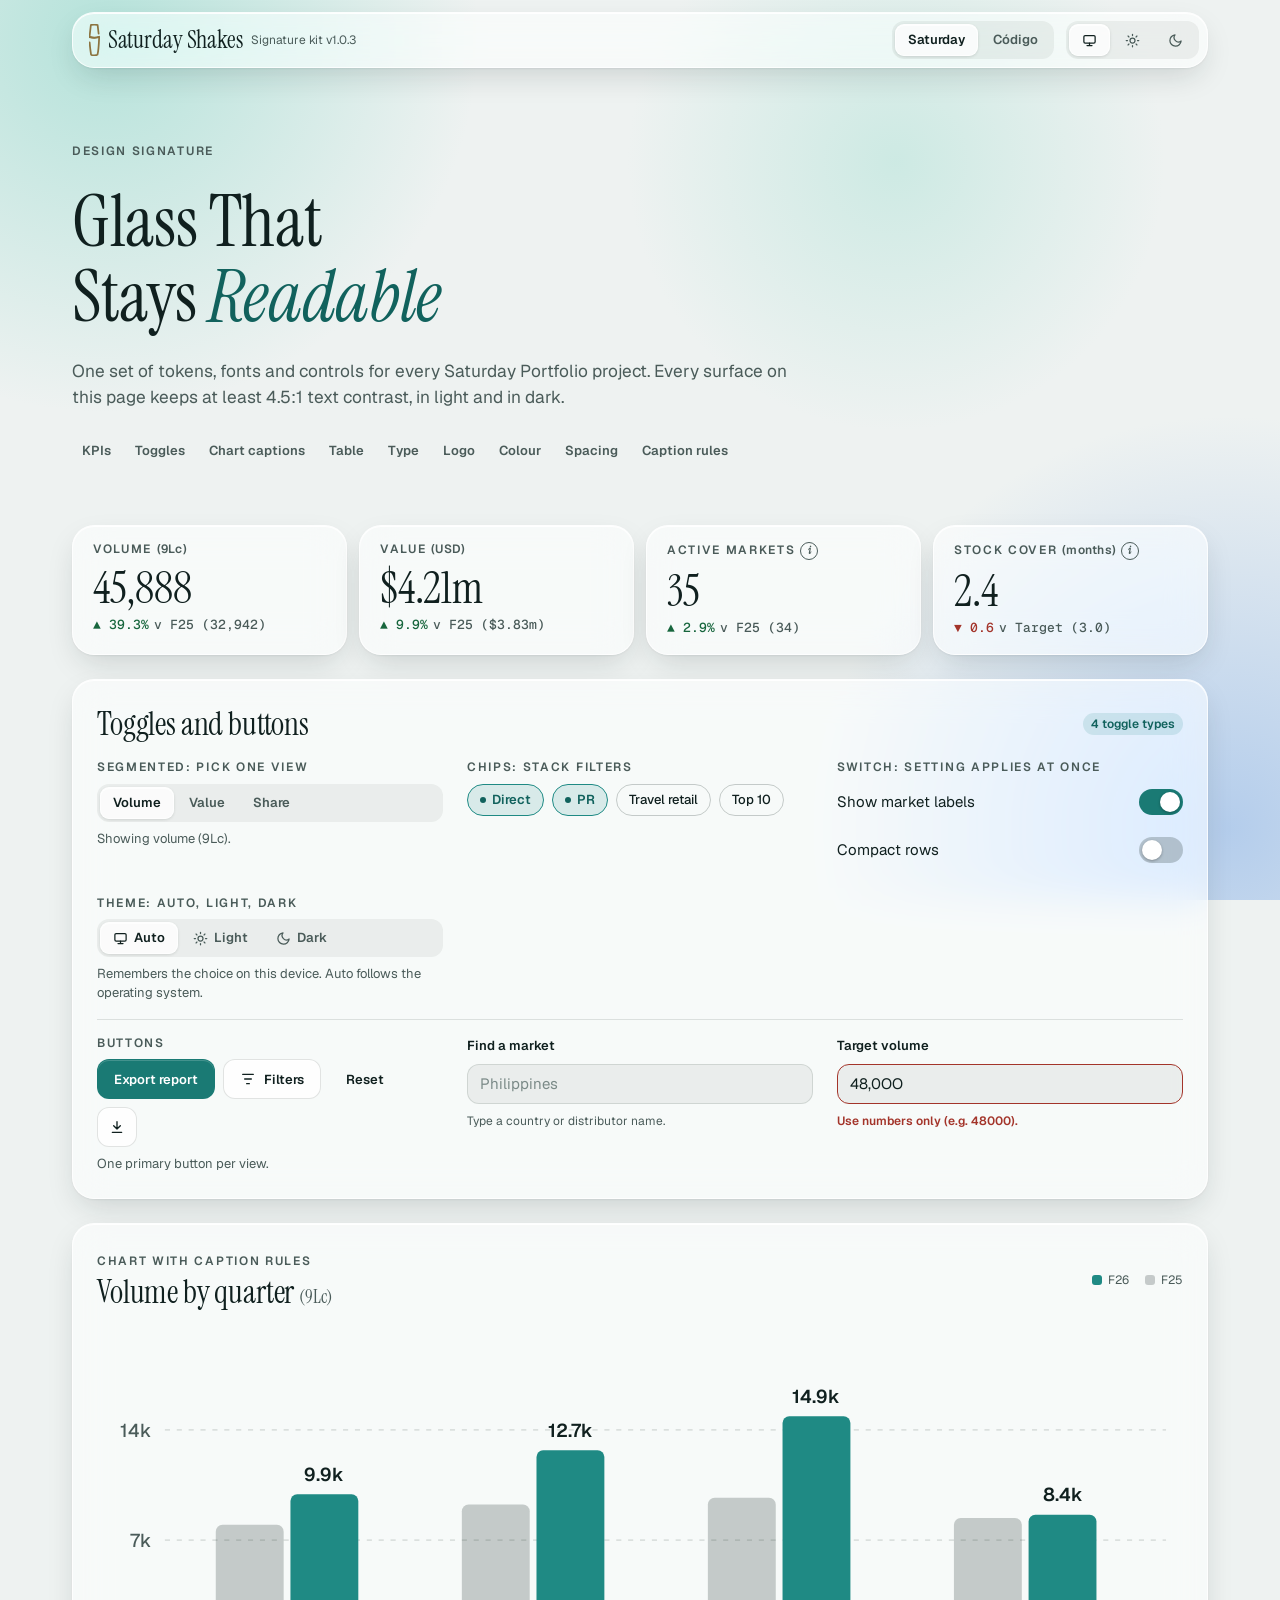
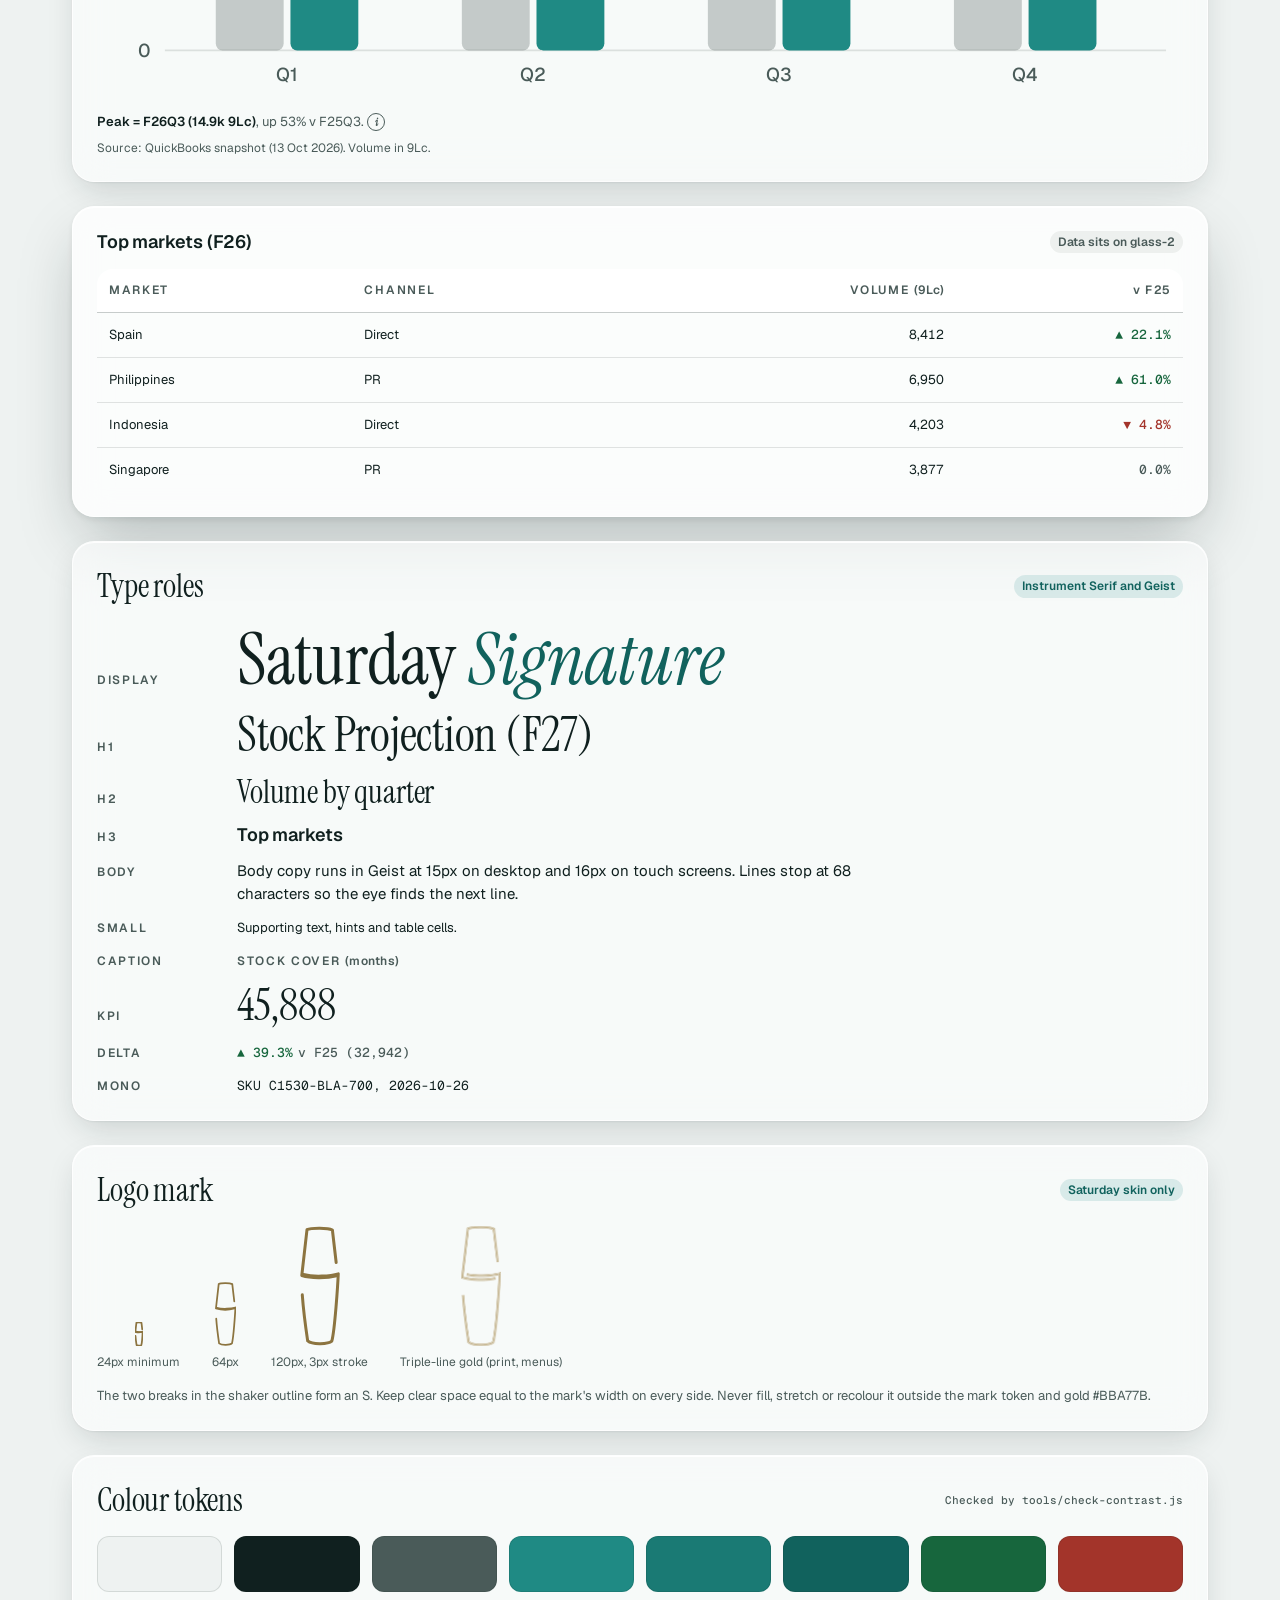
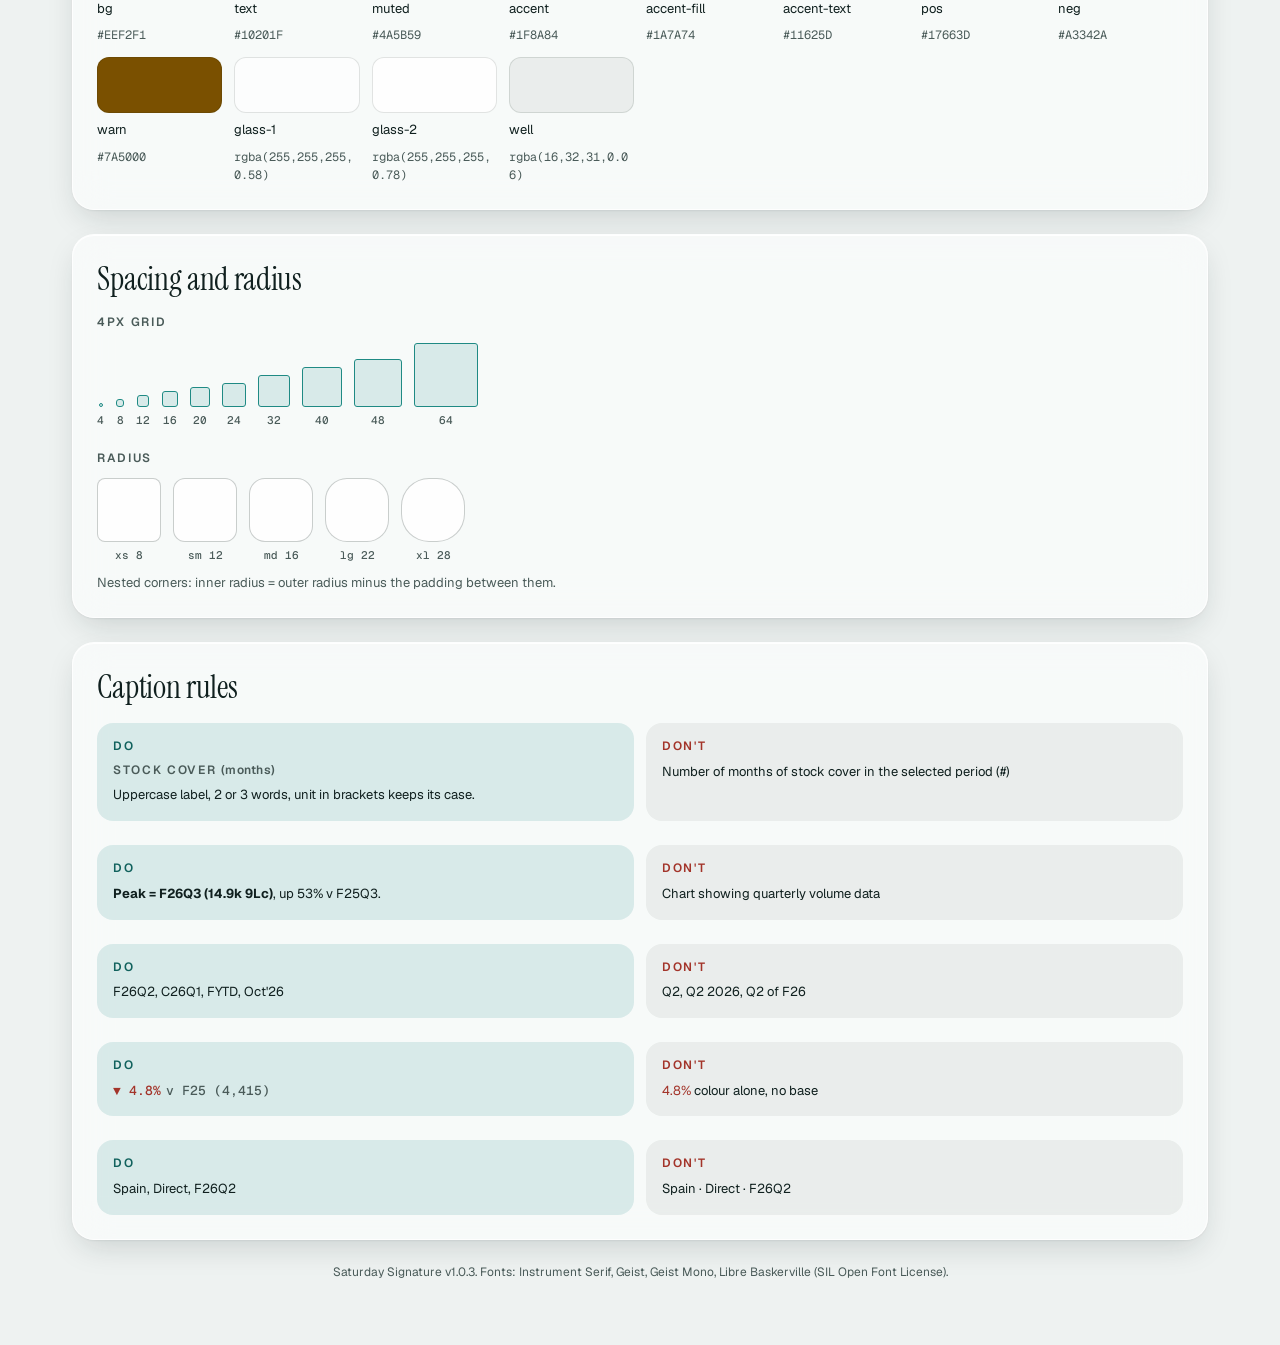
<file: saturday/demo/index.html>
<!doctype html>
<html lang="en">
<head>
<meta charset="utf-8">
<meta name="viewport" content="width=device-width, initial-scale=1, viewport-fit=cover">
<title>Saturday Signature</title>
<meta name="theme-color" content="#EEF2F1">
<link rel="icon" href="../assets/favicon.svg" type="image/svg+xml">
<!-- 1. Theme before paint (stops a light flash on dark devices). Copy this line into every project. -->
<script>try{var t=localStorage.getItem('sat-theme');if(t==='light'||t==='dark')document.documentElement.setAttribute('data-theme',t);var s=localStorage.getItem('sat-demo-skin');if(s)document.documentElement.setAttribute('data-skin',s)}catch(e){}</script>
<!-- Demo only: ?theme=dark&skin=codigo opens a fixed combination (handy for screenshots and sharing). -->
<script>(function(){var q=new URLSearchParams(location.search),t=q.get('theme'),s=q.get('skin');if(t){try{localStorage.setItem('sat-theme',t)}catch(e){}if(t==='light'||t==='dark')document.documentElement.setAttribute('data-theme',t);else document.documentElement.removeAttribute('data-theme')}if(s){try{localStorage.setItem('sat-demo-skin',s==='saturday'?'':s)}catch(e){}if(s==='saturday')document.documentElement.removeAttribute('data-skin');else document.documentElement.setAttribute('data-skin',s)}})()</script>
<!-- 2. Kit -->
<link rel="preload" href="../fonts/Geist-Variable.woff2" as="font" type="font/woff2" crossorigin>
<link rel="preload" href="../fonts/InstrumentSerif-Regular.woff2" as="font" type="font/woff2" crossorigin>
<link rel="stylesheet" href="../css/tokens.css">
<link rel="stylesheet" href="../css/saturday.css">
<link rel="stylesheet" href="../css/skin-codigo.css">
<script src="../js/saturday.js" defer></script>
<style>
  /* Demo-only layout. Projects do not need this block. */
  main { padding-block: var(--sat-space-6) var(--sat-space-16); }
  section { scroll-margin-top: 96px; }
  .hero { padding-block: var(--sat-space-10) var(--sat-space-8); }
  .hero .sat-display { max-width: 14ch; }
  .chart { width: 100%; height: auto; overflow: visible; }
  .chart .bar { fill: var(--sat-accent); }
  .chart .bar.prev { fill: var(--sat-line-strong); }
  .chart text { fill: var(--sat-muted); font: 500 11px var(--sat-font-ui); }
  .chart .val { fill: var(--sat-text); font-weight: 600; }
  .chart line { stroke: var(--sat-line); }
  .legend { display: flex; gap: var(--sat-space-4); font-size: var(--sat-fs-caption); color: var(--sat-muted); }
  .legend i { display: inline-block; width: 10px; height: 10px; border-radius: 3px; margin-right: 6px; vertical-align: -1px; }
  .spec { display: grid; grid-template-columns: 120px 1fr; gap: var(--sat-space-3) var(--sat-space-5); align-items: baseline; }
  .spec > .sat-caption { padding-top: 4px; }
  @media (max-width: 639px) { .spec { grid-template-columns: 1fr; gap: var(--sat-space-1); } .spec > div { margin-bottom: var(--sat-space-3); } }
  .scale { display: flex; align-items: flex-end; gap: var(--sat-space-3); flex-wrap: wrap; }
  .scale div { display: flex; flex-direction: column; align-items: center; gap: 6px; font: 500 11px var(--sat-font-mono); color: var(--sat-muted); }
  .scale b { display: block; background: var(--sat-accent-soft); border: 1px solid var(--sat-accent); border-radius: 3px; }
  .radii b { width: 64px; height: 64px; background: var(--sat-glass-2); border: 1px solid var(--sat-line-strong); }
  .dodont { display: grid; grid-template-columns: 1fr 1fr; gap: var(--sat-space-3); }
  @media (max-width: 639px) { .dodont { grid-template-columns: 1fr; } }
  .dodont > div { padding: var(--sat-space-4); border-radius: var(--sat-radius-md); }
  .do { background: var(--sat-accent-soft); }
  .dont { background: var(--sat-well); }
  .dodont .sat-caption { margin-bottom: var(--sat-space-2); }
  .do .sat-caption { color: var(--sat-accent-text); }
  .dont .sat-caption { color: var(--sat-neg); }
  .dodont p + p { margin-top: var(--sat-space-2); }
  .contrast { font: 500 11px var(--sat-font-mono); color: var(--sat-muted); }
  .nav { display: flex; gap: var(--sat-space-1); overflow-x: auto; scrollbar-width: none; padding-bottom: 2px; }
  .nav a { text-decoration: none; color: var(--sat-muted); font-size: var(--sat-fs-small); font-weight: 600; padding: 6px 10px; border-radius: var(--sat-radius-xs); white-space: nowrap; }
  .nav a:hover { color: var(--sat-text); background: var(--sat-hover); }
  @media (pointer: coarse) { .nav a { padding: 12px 10px; } }
</style>
</head>
<body class="sat has-bottombar">

<svg width="0" height="0" style="position:absolute" aria-hidden="true">
  <symbol id="i-sun" viewBox="0 0 24 24" fill="none" stroke="currentColor" stroke-width="2" stroke-linecap="round"><circle cx="12" cy="12" r="4"/><path d="M12 2v2M12 20v2M4.9 4.9l1.4 1.4M17.7 17.7l1.4 1.4M2 12h2M20 12h2M4.9 19.1l1.4-1.4M17.7 6.3l1.4-1.4"/></symbol>
  <symbol id="i-moon" viewBox="0 0 24 24" fill="none" stroke="currentColor" stroke-width="2" stroke-linecap="round" stroke-linejoin="round"><path d="M21 12.8A9 9 0 1 1 11.2 3a7 7 0 0 0 9.8 9.8z"/></symbol>
  <symbol id="i-auto" viewBox="0 0 24 24" fill="none" stroke="currentColor" stroke-width="2" stroke-linecap="round" stroke-linejoin="round"><rect x="3" y="4" width="18" height="12" rx="2"/><path d="M8 20h8M12 16v4"/></symbol>
  <symbol id="i-filter" viewBox="0 0 24 24" fill="none" stroke="currentColor" stroke-width="2" stroke-linecap="round" stroke-linejoin="round"><path d="M4 5h16M7 12h10M10 19h4"/></symbol>
  <symbol id="i-download" viewBox="0 0 24 24" fill="none" stroke="currentColor" stroke-width="2" stroke-linecap="round" stroke-linejoin="round"><path d="M12 4v11M7 10l5 5 5-5M5 20h14"/></symbol>
  <symbol id="i-search" viewBox="0 0 24 24" fill="none" stroke="currentColor" stroke-width="2" stroke-linecap="round"><circle cx="11" cy="11" r="7"/><path d="m20 20-3.5-3.5"/></symbol>
</svg>

<header class="sat-header sat-shell">
  <div class="sat-header-bar sat-glass">
    <div class="sat-brand">
      <svg class="sat-mark" id="mark" viewBox="-90 -110 2020 6060" aria-hidden="true"><path d="M1736.7 1731.7 L1546.2 90.2 C1287.7 -43.7 431.5 -10.9 263.5 74.3 L0.0 2388.9 C431.5 2519.4 1201.2 2547.4 1759.0 2401.6"/><path d="M81.0 2336.5 C607.5 2482.3 1453.1 2425.7 1841.5 2304.8 C1823.0 2760.1 1671.1 5163.3 1514.5 5706.8 C1349.6 5855.0 539.5 5903.1 298.4 5694.1 C186.0 4943.5 85.5 4188.1 25.4 3363.6"/></svg>
      <span class="sat-wordmark" id="wordmark">Saturday Shakes</span>
      <small class="sat-desktop-only">Signature kit v1.0.3</small>
    </div>
    <div class="sat-seg sat-desktop-only" role="radiogroup" aria-label="Skin" id="skinSeg">
      <button role="radio" aria-checked="true" data-value="saturday">Saturday</button>
      <button role="radio" aria-checked="false" data-value="codigo">Código</button>
    </div>
    <div class="sat-seg sat-theme-toggle sat-desktop-only" role="radiogroup" aria-label="Theme">
      <button role="radio" data-sat-theme="auto" aria-checked="true" aria-label="Auto theme" title="Follow device"><svg><use href="#i-auto"/></svg></button>
      <button role="radio" data-sat-theme="light" aria-checked="false" aria-label="Light theme" title="Light"><svg><use href="#i-sun"/></svg></button>
      <button role="radio" data-sat-theme="dark" aria-checked="false" aria-label="Dark theme" title="Dark"><svg><use href="#i-moon"/></svg></button>
    </div>
    <button class="sat-btn sat-iconbtn sat-btn--ghost sat-mobile-only" data-sat-theme-cycle aria-label="Change theme">
      <svg class="sat-theme-icon sat-theme-icon--auto"><use href="#i-auto"/></svg>
      <svg class="sat-theme-icon sat-theme-icon--light"><use href="#i-sun"/></svg>
      <svg class="sat-theme-icon sat-theme-icon--dark"><use href="#i-moon"/></svg>
    </button>
  </div>
</header>

<main class="sat-shell sat-stack" style="--sat-gap: var(--sat-space-6)">

  <section class="hero sat-stack">
    <span class="sat-caption">Design signature</span>
    <h1 class="sat-display">Glass That Stays <em>Readable</em></h1>
    <p class="sat-lede">One set of tokens, fonts and controls for every Saturday Portfolio project. Every surface on this page keeps at least 4.5:1 text contrast, in light and in dark.</p>
    <nav class="nav" aria-label="Sections">
      <a href="#kpis">KPIs</a><a href="#controls">Toggles</a><a href="#chart">Chart captions</a><a href="#table">Table</a><a href="#type">Type</a><a href="#logo">Logo</a><a href="#colour">Colour</a><a href="#space">Spacing</a><a href="#captions">Caption rules</a>
    </nav>
  </section>

  <section id="kpis" class="sat-grid" style="--sat-min: 150px; --sat-gap: var(--sat-space-3)" aria-label="Key figures">
    <div class="sat-glass sat-stat sat-rise" style="--i:0">
      <span class="sat-caption">Volume <span class="sat-qual">(9Lc)</span></span>
      <span class="sat-kpi">45,888</span>
      <span class="sat-delta sat-delta--up">▲ 39.3%<small>v F25 (32,942)</small></span>
    </div>
    <div class="sat-glass sat-stat sat-rise" style="--i:1">
      <span class="sat-caption">Value <span class="sat-qual">(USD)</span></span>
      <span class="sat-kpi">$4.21m</span>
      <span class="sat-delta sat-delta--up">▲ 9.9%<small>v F25 ($3.83m)</small></span>
    </div>
    <div class="sat-glass sat-stat sat-rise" style="--i:2">
      <span class="sat-caption">Active markets
        <span class="sat-tip"><button class="sat-tip-btn" aria-expanded="false" aria-label="How active markets are counted">i</button><span class="sat-tip-body" role="tooltip">An active market has &gt;=1 invoice during the period. Travel retail channels count as separate markets.</span></span>
      </span>
      <span class="sat-kpi">35</span>
      <span class="sat-delta sat-delta--up">▲ 2.9%<small>v F25 (34)</small></span>
    </div>
    <div class="sat-glass sat-stat sat-rise" style="--i:3">
      <span class="sat-caption">Stock cover <span class="sat-qual">(months)</span>
        <span class="sat-tip"><button class="sat-tip-btn" aria-expanded="false" aria-label="How stock cover is calculated">i</button><span class="sat-tip-body" role="tooltip">Stock cover (months) = (closing stock) / (average N3M demand).</span></span>
      </span>
      <span class="sat-kpi">2.4</span>
      <span class="sat-delta sat-delta--down">▼ 0.6<small>v Target (3.0)</small></span>
    </div>
  </section>

  <section id="controls" class="sat-glass sat-card" aria-labelledby="controls-h">
    <div class="sat-card-head">
      <h2 class="sat-h2" id="controls-h">Toggles and buttons</h2>
      <span class="sat-badge">4 toggle types</span>
    </div>
    <div class="sat-grid" style="--sat-min: 260px; --sat-gap: var(--sat-space-6)">
      <div class="sat-stack" style="--sat-gap: var(--sat-space-2)">
        <span class="sat-caption">Segmented: pick one view</span>
        <div class="sat-seg" role="radiogroup" aria-label="Measure" id="measure">
          <button role="radio" aria-checked="true" data-value="volume">Volume</button>
          <button role="radio" aria-checked="false" data-value="value">Value</button>
          <button role="radio" aria-checked="false" data-value="share">Share</button>
        </div>
        <p class="sat-small sat-muted" id="measureOut">Showing volume (9Lc).</p>
      </div>
      <div class="sat-stack" style="--sat-gap: var(--sat-space-2)">
        <span class="sat-caption">Chips: stack filters</span>
        <div class="sat-cluster" style="--sat-gap: var(--sat-space-2)">
          <button class="sat-chip" aria-pressed="true">Direct</button>
          <button class="sat-chip" aria-pressed="true">PR</button>
          <button class="sat-chip" aria-pressed="false">Travel retail</button>
          <button class="sat-chip" aria-pressed="false">Top 10</button>
        </div>
      </div>
      <div class="sat-stack" style="--sat-gap: var(--sat-space-1)">
        <span class="sat-caption">Switch: setting applies at once</span>
        <div class="sat-switch-row"><span>Show market labels</span><button class="sat-switch" role="switch" aria-checked="true" aria-label="Show market labels"></button></div>
        <div class="sat-switch-row"><span>Compact rows</span><button class="sat-switch" role="switch" aria-checked="false" aria-label="Compact rows"></button></div>
      </div>
      <div class="sat-stack" style="--sat-gap: var(--sat-space-2)">
        <span class="sat-caption">Theme: auto, light, dark</span>
        <div class="sat-seg sat-theme-toggle" role="radiogroup" aria-label="Theme">
          <button role="radio" data-sat-theme="auto" aria-checked="true"><svg><use href="#i-auto"/></svg>Auto</button>
          <button role="radio" data-sat-theme="light" aria-checked="false"><svg><use href="#i-sun"/></svg>Light</button>
          <button role="radio" data-sat-theme="dark" aria-checked="false"><svg><use href="#i-moon"/></svg>Dark</button>
        </div>
        <p class="sat-small sat-muted">Remembers the choice on this device. Auto follows the operating system.</p>
      </div>
    </div>
    <hr class="sat-rule">
    <div class="sat-grid" style="--sat-min: 260px; --sat-gap: var(--sat-space-6)">
      <div class="sat-stack" style="--sat-gap: var(--sat-space-2)">
        <span class="sat-caption">Buttons</span>
        <div class="sat-cluster">
          <button class="sat-btn sat-btn--primary">Export report</button>
          <button class="sat-btn" data-sat-open="filters"><svg><use href="#i-filter"/></svg>Filters</button>
          <button class="sat-btn sat-btn--ghost">Reset</button>
          <button class="sat-btn sat-iconbtn" aria-label="Download"><svg><use href="#i-download"/></svg></button>
        </div>
        <p class="sat-small sat-muted">One primary button per view.</p>
      </div>
      <div class="sat-field">
        <label for="mk">Find a market</label>
        <input class="sat-input" id="mk" placeholder="Philippines" autocomplete="off">
        <span class="sat-hint">Type a country or distributor name.</span>
      </div>
      <div class="sat-field">
        <label for="tgt">Target volume</label>
        <input class="sat-input" id="tgt" value="48,0OO" aria-invalid="true" aria-describedby="tgt-err">
        <span class="sat-error" id="tgt-err">Use numbers only (e.g. 48000).</span>
      </div>
    </div>
  </section>

  <section id="chart" class="sat-glass sat-card" aria-labelledby="chart-h">
    <div class="sat-card-head">
      <div>
        <span class="sat-caption">Chart with caption rules</span>
        <h2 class="sat-h2" id="chart-h">Volume by quarter <span class="sat-muted" style="font-size:.6em">(9Lc)</span></h2>
      </div>
      <div class="legend"><span><i style="background:var(--sat-accent)"></i>F26</span><span><i style="background:var(--sat-line-strong)"></i>F25</span></div>
    </div>
    <figure>
      <svg class="chart" viewBox="0 0 640 220" role="img" aria-labelledby="chart-cap">
        <line x1="40" x2="630" y1="190" y2="190"/>
        <line x1="40" x2="630" y1="125" y2="125" stroke-dasharray="3 4"/>
        <line x1="40" x2="630" y1="60" y2="60" stroke-dasharray="3 4"/>
        <text x="32" y="194" text-anchor="end">0</text><text x="32" y="129" text-anchor="end">7k</text><text x="32" y="64" text-anchor="end">14k</text>
        <g>
          <rect class="bar prev" x="70" y="116" width="40" height="74" rx="4"/><rect class="bar" x="114" y="98" width="40" height="92" rx="4"/>
          <text class="val" x="134" y="90" text-anchor="middle">9.9k</text><text x="112" y="208" text-anchor="middle">Q1</text>
          <rect class="bar prev" x="215" y="104" width="40" height="86" rx="4"/><rect class="bar" x="259" y="72" width="40" height="118" rx="4"/>
          <text class="val" x="279" y="64" text-anchor="middle">12.7k</text><text x="257" y="208" text-anchor="middle">Q2</text>
          <rect class="bar prev" x="360" y="100" width="40" height="90" rx="4"/><rect class="bar" x="404" y="52" width="40" height="138" rx="4"/>
          <text class="val" x="424" y="44" text-anchor="middle">14.9k</text><text x="402" y="208" text-anchor="middle">Q3</text>
          <rect class="bar prev" x="505" y="112" width="40" height="78" rx="4"/><rect class="bar" x="549" y="110" width="40" height="80" rx="4"/>
          <text class="val" x="569" y="102" text-anchor="middle">8.4k</text><text x="547" y="208" text-anchor="middle">Q4</text>
        </g>
      </svg>
      <figcaption class="sat-figcaption" id="chart-cap"><b>Peak = F26Q3 (14.9k 9Lc)</b>, up 53% v F25Q3. <span class="sat-tip"><button class="sat-tip-btn" aria-expanded="false" aria-label="About the financial year">i</button><span class="sat-tip-body" role="tooltip">Financial year runs July to June: F26 = Jul'25-Jun'26, so F26Q3 = Jan-Mar'26.</span></span></figcaption>
      <p class="sat-source" style="margin-top: var(--sat-space-2)">Source: QuickBooks snapshot (13 Oct 2026). Volume in 9Lc.</p>
    </figure>
  </section>

  <section id="table" class="sat-glass-2 sat-card" aria-labelledby="table-h">
    <div class="sat-card-head"><h2 class="sat-h3" id="table-h">Top markets (F26)</h2><span class="sat-badge sat-badge--muted">Data sits on glass-2</span></div>
    <div class="sat-table-wrap">
      <table class="sat-table">
        <thead><tr><th>Market</th><th>Channel</th><th class="n">Volume <span class="sat-qual">(9Lc)</span></th><th class="n"><span class="sat-qual">v</span> F25</th></tr></thead>
        <tbody>
          <tr><td>Spain</td><td>Direct</td><td class="n">8,412</td><td class="n"><span class="sat-delta sat-delta--up">▲ 22.1%</span></td></tr>
          <tr><td>Philippines</td><td>PR</td><td class="n">6,950</td><td class="n"><span class="sat-delta sat-delta--up">▲ 61.0%</span></td></tr>
          <tr><td>Indonesia</td><td>Direct</td><td class="n">4,203</td><td class="n"><span class="sat-delta sat-delta--down">▼ 4.8%</span></td></tr>
          <tr><td>Singapore</td><td>PR</td><td class="n">3,877</td><td class="n"><span class="sat-delta sat-delta--flat">0.0%</span></td></tr>
        </tbody>
      </table>
    </div>
  </section>

  <section id="type" class="sat-glass sat-card" aria-labelledby="type-h">
    <div class="sat-card-head"><h2 class="sat-h2" id="type-h">Type roles</h2><span class="sat-badge" id="fontBadge">Instrument Serif and Geist</span></div>
    <div class="spec">
      <span class="sat-caption">Display</span><div class="sat-display">Saturday <em>Signature</em></div>
      <span class="sat-caption">H1</span><div class="sat-h1">Stock Projection (F27)</div>
      <span class="sat-caption">H2</span><div class="sat-h2">Volume by quarter</div>
      <span class="sat-caption">H3</span><div class="sat-h3">Top markets</div>
      <span class="sat-caption">Body</span><div class="sat-body sat-read">Body copy runs in Geist at 15px on desktop and 16px on touch screens. Lines stop at 68 characters so the eye finds the next line.</div>
      <span class="sat-caption">Small</span><div class="sat-small">Supporting text, hints and table cells.</div>
      <span class="sat-caption">Caption</span><div class="sat-caption">Stock cover <span class="sat-qual">(months)</span></div>
      <span class="sat-caption">KPI</span><div class="sat-kpi">45,888</div>
      <span class="sat-caption">Delta</span><div><span class="sat-delta sat-delta--up">▲ 39.3%<small>v F25 (32,942)</small></span></div>
      <span class="sat-caption">Mono</span><div class="sat-mono sat-small">SKU C1530-BLA-700, 2026-10-26</div>
    </div>
  </section>

  <section id="logo" class="sat-glass sat-card" aria-labelledby="logo-h">
    <div class="sat-card-head"><h2 class="sat-h2" id="logo-h">Logo mark</h2><span class="sat-badge">Saturday skin only</span></div>
    <div class="sat-cluster" style="--sat-gap: var(--sat-space-8); align-items: flex-end">
      <div class="sat-stack" style="--sat-gap: var(--sat-space-2); align-items: center"><svg class="sat-mark" style="--sat-mark-h: 24px" viewBox="-90 -110 2020 6060" aria-hidden="true"><path d="M1736.7 1731.7 L1546.2 90.2 C1287.7 -43.7 431.5 -10.9 263.5 74.3 L0.0 2388.9 C431.5 2519.4 1201.2 2547.4 1759.0 2401.6"/><path d="M81.0 2336.5 C607.5 2482.3 1453.1 2425.7 1841.5 2304.8 C1823.0 2760.1 1671.1 5163.3 1514.5 5706.8 C1349.6 5855.0 539.5 5903.1 298.4 5694.1 C186.0 4943.5 85.5 4188.1 25.4 3363.6"/></svg><span class="sat-source">24px minimum</span></div>
      <div class="sat-stack" style="--sat-gap: var(--sat-space-2); align-items: center"><svg class="sat-mark" style="--sat-mark-h: 64px" viewBox="-90 -110 2020 6060" aria-hidden="true"><path d="M1736.7 1731.7 L1546.2 90.2 C1287.7 -43.7 431.5 -10.9 263.5 74.3 L0.0 2388.9 C431.5 2519.4 1201.2 2547.4 1759.0 2401.6"/><path d="M81.0 2336.5 C607.5 2482.3 1453.1 2425.7 1841.5 2304.8 C1823.0 2760.1 1671.1 5163.3 1514.5 5706.8 C1349.6 5855.0 539.5 5903.1 298.4 5694.1 C186.0 4943.5 85.5 4188.1 25.4 3363.6"/></svg><span class="sat-source">64px</span></div>
      <div class="sat-stack" style="--sat-gap: var(--sat-space-2); align-items: center"><svg class="sat-mark" style="--sat-mark-h: 120px; --sat-mark-stroke: 3px" viewBox="-90 -110 2020 6060" aria-hidden="true"><path d="M1736.7 1731.7 L1546.2 90.2 C1287.7 -43.7 431.5 -10.9 263.5 74.3 L0.0 2388.9 C431.5 2519.4 1201.2 2547.4 1759.0 2401.6"/><path d="M81.0 2336.5 C607.5 2482.3 1453.1 2425.7 1841.5 2304.8 C1823.0 2760.1 1671.1 5163.3 1514.5 5706.8 C1349.6 5855.0 539.5 5903.1 298.4 5694.1 C186.0 4943.5 85.5 4188.1 25.4 3363.6"/></svg><span class="sat-source">120px, 3px stroke</span></div>
      <div class="sat-stack" style="--sat-gap: var(--sat-space-2); align-items: center"><img src="../assets/saturday-shakes-triple-gold.png" alt="" style="height: 120px; width: auto"><span class="sat-source">Triple-line gold (print, menus)</span></div>
    </div>
    <p class="sat-small sat-muted" style="margin-top: var(--sat-space-4)">The two breaks in the shaker outline form an S. Keep clear space equal to the mark's width on every side. Never fill, stretch or recolour it outside the mark token and gold #BBA77B.</p>
  </section>

  <section id="colour" class="sat-glass sat-card" aria-labelledby="colour-h">
    <div class="sat-card-head"><h2 class="sat-h2" id="colour-h">Colour tokens</h2><span class="contrast" id="contrastNote"></span></div>
    <div class="sat-grid" style="--sat-min: 120px; --sat-gap: var(--sat-space-3)" id="swatches"></div>
  </section>

  <section id="space" class="sat-glass sat-card" aria-labelledby="space-h">
    <div class="sat-card-head"><h2 class="sat-h2" id="space-h">Spacing and radius</h2></div>
    <div class="sat-stack" style="--sat-gap: var(--sat-space-6)">
      <div>
        <p class="sat-caption" style="margin-bottom: var(--sat-space-3)">4px grid</p>
        <div class="scale">
          <div><b style="width:4px;height:4px"></b>4</div><div><b style="width:8px;height:8px"></b>8</div><div><b style="width:12px;height:12px"></b>12</div><div><b style="width:16px;height:16px"></b>16</div><div><b style="width:20px;height:20px"></b>20</div><div><b style="width:24px;height:24px"></b>24</div><div><b style="width:32px;height:32px"></b>32</div><div><b style="width:40px;height:40px"></b>40</div><div><b style="width:48px;height:48px"></b>48</div><div><b style="width:64px;height:64px"></b>64</div>
        </div>
      </div>
      <div>
        <p class="sat-caption" style="margin-bottom: var(--sat-space-3)">Radius</p>
        <div class="scale radii">
          <div><b style="border-radius:8px"></b>xs 8</div><div><b style="border-radius:12px"></b>sm 12</div><div><b style="border-radius:16px"></b>md 16</div><div><b style="border-radius:22px"></b>lg 22</div><div><b style="border-radius:28px"></b>xl 28</div>
        </div>
        <p class="sat-small sat-muted" style="margin-top: var(--sat-space-3)">Nested corners: inner radius = outer radius minus the padding between them.</p>
      </div>
    </div>
  </section>

  <section id="captions" class="sat-glass sat-card" aria-labelledby="captions-h">
    <div class="sat-card-head"><h2 class="sat-h2" id="captions-h">Caption rules</h2></div>
    <div class="sat-stack">
      <div class="dodont">
        <div class="do"><p class="sat-caption">Do</p><p class="sat-caption" style="color:var(--sat-muted)">Stock cover <span class="sat-qual">(months)</span></p><p class="sat-small">Uppercase label, 2 or 3 words, unit in brackets keeps its case.</p></div>
        <div class="dont"><p class="sat-caption">Don't</p><p class="sat-small">Number of months of stock cover in the selected period (#)</p></div>
      </div>
      <div class="dodont">
        <div class="do"><p class="sat-caption">Do</p><p class="sat-small"><b>Peak = F26Q3 (14.9k 9Lc)</b>, up 53% v F25Q3.</p></div>
        <div class="dont"><p class="sat-caption">Don't</p><p class="sat-small">Chart showing quarterly volume data</p></div>
      </div>
      <div class="dodont">
        <div class="do"><p class="sat-caption">Do</p><p class="sat-small">F26Q2, C26Q1, FYTD, Oct'26</p></div>
        <div class="dont"><p class="sat-caption">Don't</p><p class="sat-small">Q2, Q2 2026, Q2 of F26</p></div>
      </div>
      <div class="dodont">
        <div class="do"><p class="sat-caption">Do</p><p class="sat-small"><span class="sat-delta sat-delta--down">▼ 4.8%<small>v F25 (4,415)</small></span></p></div>
        <div class="dont"><p class="sat-caption">Don't</p><p class="sat-small"><span style="color:var(--sat-neg)">4.8%</span> colour alone, no base</p></div>
      </div>
      <div class="dodont">
        <div class="do"><p class="sat-caption">Do</p><p class="sat-small">Spain, Direct, F26Q2</p></div>
        <div class="dont"><p class="sat-caption">Don't</p><p class="sat-small">Spain · Direct · F26Q2</p></div>
      </div>
    </div>
  </section>

  <p class="sat-source" style="text-align:center">Saturday Signature v1.0.3. Fonts: Instrument Serif, Geist, Geist Mono, Libre Baskerville (SIL Open Font License).</p>
</main>

<div class="sat-bottombar sat-glass-2">
  <button class="sat-btn" data-sat-open="filters"><svg><use href="#i-filter"/></svg>Filters</button>
  <button class="sat-btn sat-btn--primary"><svg><use href="#i-download"/></svg>Export</button>
</div>

<dialog class="sat-sheet sat-glass-2" id="filters" aria-labelledby="filters-h">
  <div class="sat-stack">
    <div class="sat-split"><h2 class="sat-h3" id="filters-h">Filters</h2><button class="sat-btn sat-btn--ghost sat-btn--sm" data-sat-close>Close</button></div>
    <div class="sat-stack" style="--sat-gap: var(--sat-space-2)">
      <span class="sat-caption">Period</span>
      <div class="sat-seg sat-seg--block" role="radiogroup" aria-label="Period">
        <button role="radio" aria-checked="false" data-value="F25">F25</button>
        <button role="radio" aria-checked="true" data-value="F26">F26</button>
        <button role="radio" aria-checked="false" data-value="F27">F27</button>
      </div>
    </div>
    <div class="sat-stack" style="--sat-gap: var(--sat-space-2)">
      <span class="sat-caption">Channel</span>
      <div class="sat-cluster" style="--sat-gap: var(--sat-space-2)">
        <button class="sat-chip" aria-pressed="true">Direct</button>
        <button class="sat-chip" aria-pressed="true">PR</button>
        <button class="sat-chip" aria-pressed="false">Travel retail</button>
      </div>
    </div>
    <div class="sat-switch-row"><span>Include earlier years</span><button class="sat-switch" role="switch" aria-checked="false" aria-label="Include earlier years"></button></div>
    <div class="sat-cluster" style="justify-content:flex-end">
      <button class="sat-btn sat-btn--ghost" data-sat-close>Reset</button>
      <button class="sat-btn sat-btn--primary" data-sat-close>Show 35 markets</button>
    </div>
  </div>
</dialog>

<script>
  // Demo-only wiring: skin switch, measure readout, live swatches.
  document.addEventListener('DOMContentLoaded', function () {
    var html = document.documentElement;
    var skinSeg = document.getElementById('skinSeg');
    function syncSkin() {
      var s = html.getAttribute('data-skin') || 'saturday';
      skinSeg.querySelectorAll('[role="radio"]').forEach(function (b) { var on = b.dataset.value === s; b.setAttribute('aria-checked', on); b.tabIndex = on ? 0 : -1; });
      document.getElementById('wordmark').textContent = s === 'codigo' ? 'Código 1530' : 'Saturday Shakes';
      document.getElementById('mark').style.display = s === 'codigo' ? 'none' : '';
      document.getElementById('fontBadge').textContent = s === 'codigo' ? 'Baskerville and Geist' : 'Instrument Serif and Geist';
      swatches();
    }
    skinSeg.addEventListener('sat-change', function (e) {
      if (e.detail.value === 'saturday') html.removeAttribute('data-skin'); else html.setAttribute('data-skin', e.detail.value);
      try { localStorage.setItem('sat-demo-skin', e.detail.value === 'saturday' ? '' : e.detail.value); } catch (err) {}
      syncSkin();
    });
    var words = { volume: 'Showing volume (9Lc).', value: 'Showing value (USD).', share: 'Showing mktshare by volume.' };
    document.getElementById('measure').addEventListener('sat-change', function (e) { document.getElementById('measureOut').textContent = words[e.detail.value]; });

    var names = ['bg', 'text', 'muted', 'accent', 'accent-fill', 'accent-text', 'pos', 'neg', 'warn', 'glass-1', 'glass-2', 'well'];
    function swatches() {
      var cs = getComputedStyle(html);
      document.getElementById('swatches').innerHTML = names.map(function (n) {
        var v = cs.getPropertyValue('--sat-' + n).trim();
        return '<div class="sat-swatch"><i style="background:var(--sat-' + n + ')"></i><span class="sat-small">' + n + '</span><code>' + v + '</code></div>';
      }).join('');
      document.getElementById('contrastNote').textContent = 'Checked by tools/check-contrast.js';
    }
    document.addEventListener('sat-theme', swatches);
    syncSkin();
  });
</script>
</body>
</html>
</file>
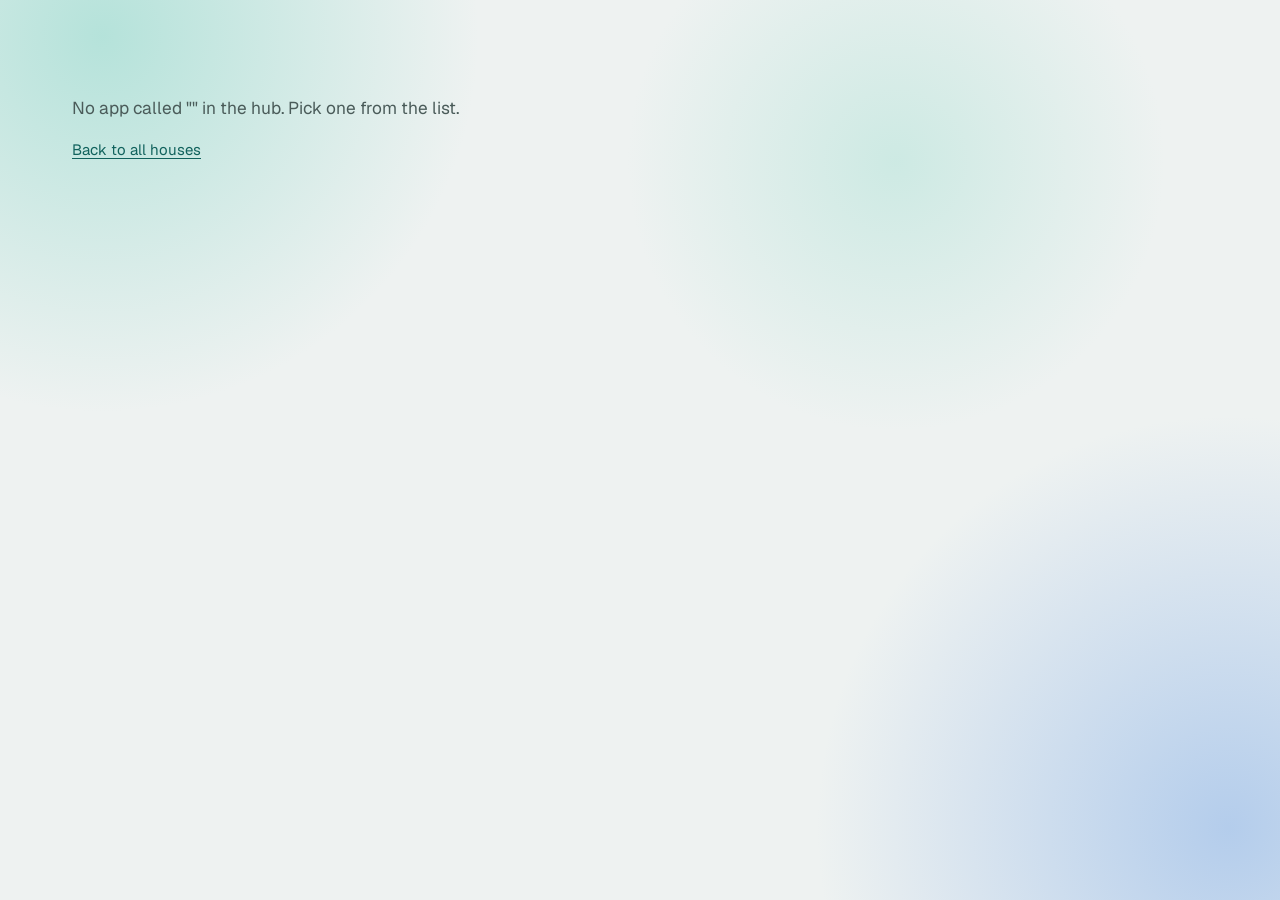
<file: go.html>
<!DOCTYPE html>
<html lang="en">
<head>
<meta charset="UTF-8">
<meta name="viewport" content="width=device-width, initial-scale=1, viewport-fit=cover">
<meta name="robots" content="noindex, nofollow">
<title>Opening app | Saturday Services</title>
<link rel="stylesheet" href="saturday/css/tokens.css">
<link rel="stylesheet" href="saturday/css/saturday.css">
</head>
<body class="sat">
<main class="sat-shell sat-stack" style="padding-block: 96px">
  <p class="sat-lede" id="msg">Opening the app.</p>
  <p><a href="./">Back to all houses</a></p>
</main>
<script>
/* Home-screen shortcut target: go.html?app=<slug>. Opens only apps listed in links.json,
   so this page cannot be used to send people to any other address. */
(function () {
  function slug(s) { return String(s || '').toLowerCase().replace(/[^a-z0-9]+/g, '-').replace(/^-|-$/g, ''); }
  var want = slug(new URLSearchParams(location.search).get('app'));
  var msg = document.getElementById('msg');
  fetch('links.json').then(function (r) { return r.json(); }).then(function (d) {
    var hit = null;
    (d.links || []).forEach(function (h) {
      (h.options || []).forEach(function (o) { if (!hit && o.link && o.status === 'live' && slug(o.title) === want) hit = o; });
    });
    if (hit) { msg.textContent = 'Opening ' + hit.title + '.'; location.replace(hit.link); }
    else { msg.textContent = 'No app called "' + want + '" in the hub. Pick one from the list.'; }
  }).catch(function () { msg.textContent = 'Unable to load the app list. You may be offline.'; });
})();
</script>
</body>
</html>
</file>
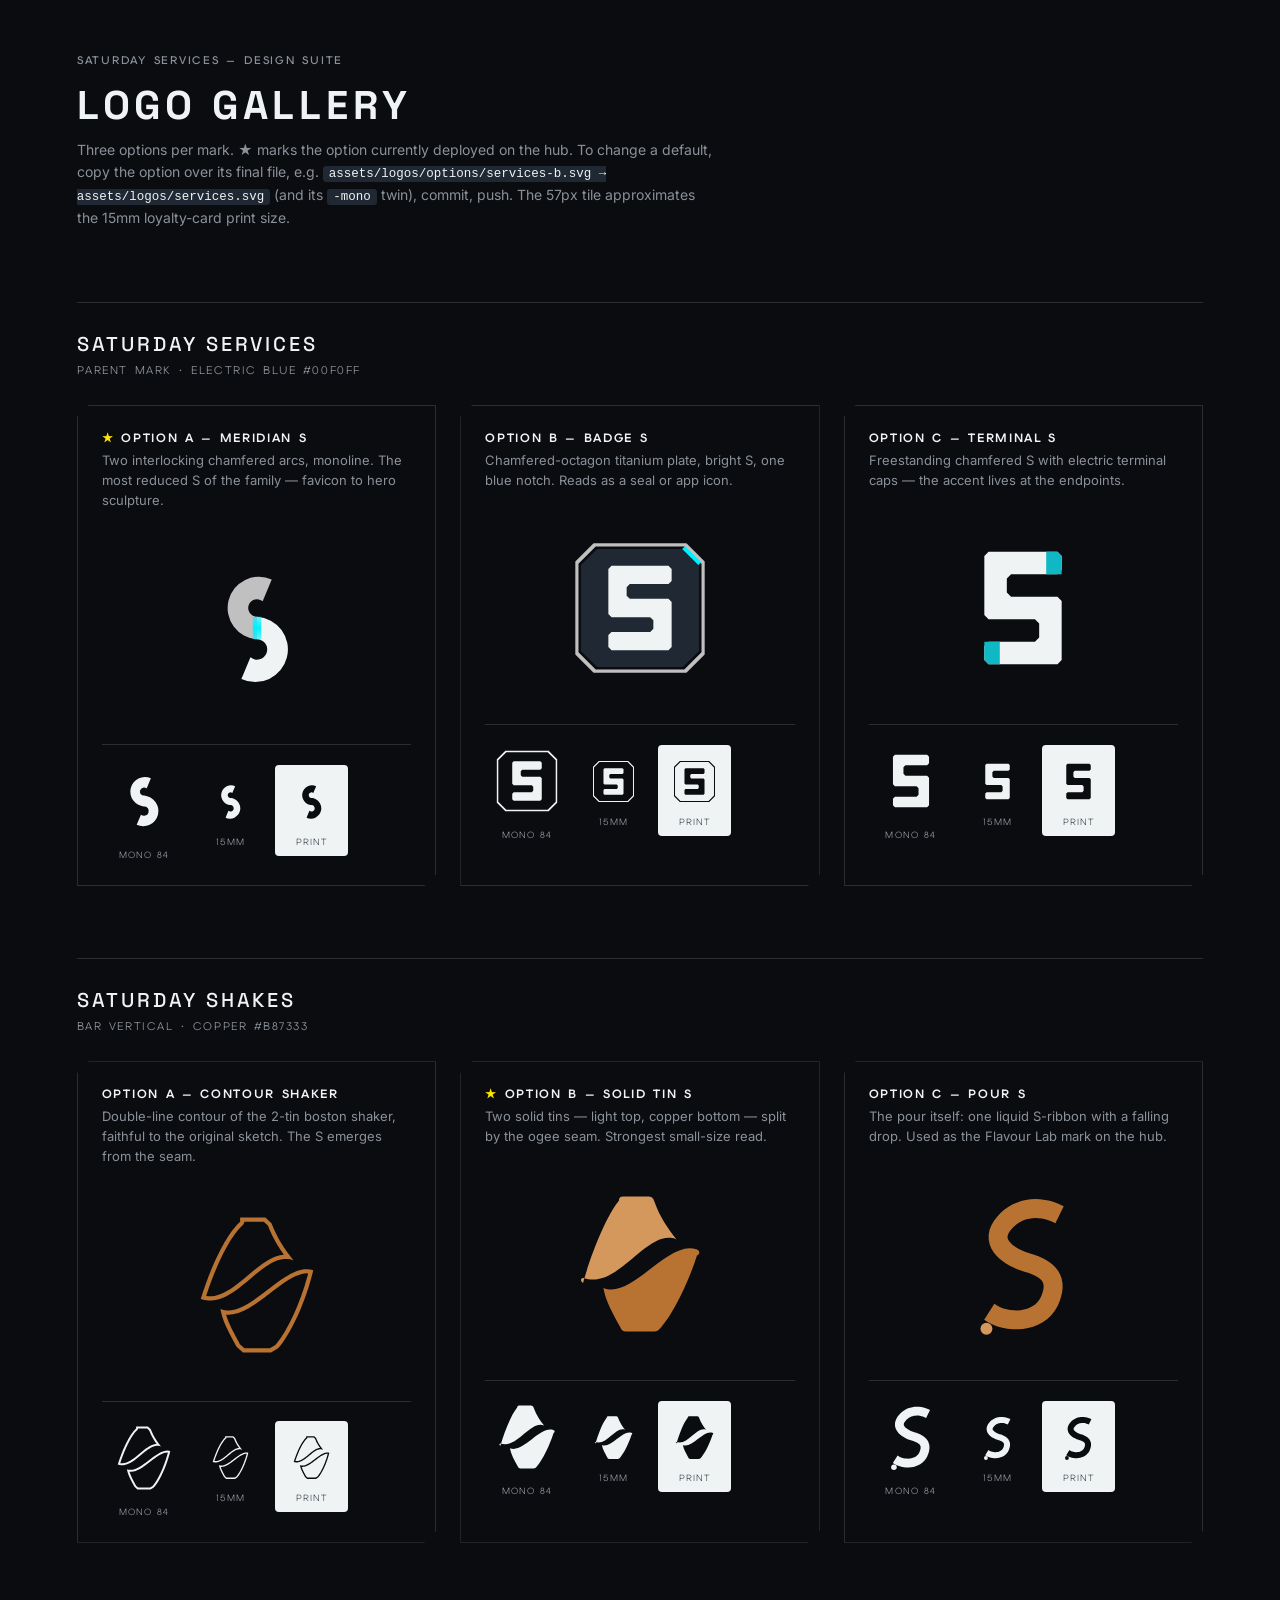
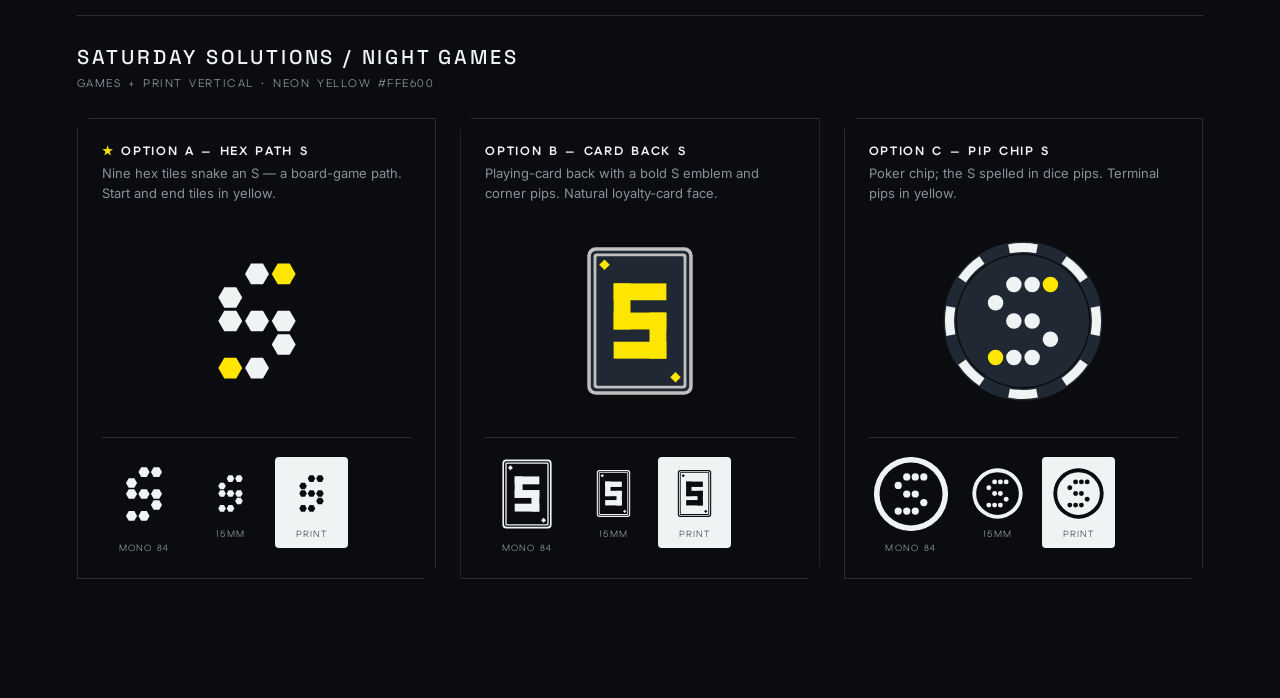
<file: logo-gallery.html>
<!DOCTYPE html>
<html lang="en">
<head>
<meta charset="UTF-8">
<meta name="viewport" content="width=device-width, initial-scale=1">
<meta name="robots" content="noindex, nofollow">
<title>Logo Gallery — Saturday Services</title>
<link rel="preconnect" href="https://fonts.googleapis.com">
<link rel="preconnect" href="https://fonts.gstatic.com" crossorigin>
<link href="https://fonts.googleapis.com/css2?family=Space+Grotesk:wght@400;500;700&family=Inter:wght@400;500&family=Elms+Sans:wght@400..700&display=swap" rel="stylesheet">
<style>
  :root {
    --bg: #0B0C10; --surface: #1F2833; --text: #F0F3F4; --muted: #8A9199;
    --hairline: rgba(192,192,192,0.18);
  }
  * { box-sizing: border-box; margin: 0; padding: 0; }
  body { background: var(--bg); color: var(--text); font-family: 'Inter', system-ui, sans-serif; padding: 48px clamp(20px, 6vw, 80px) 120px; }
  header { margin-bottom: 56px; }
  .eyebrow { font-family: 'Elms Sans', sans-serif; font-size: 11px; font-weight: 600; letter-spacing: 0.16em; color: var(--muted); }
  h1 { font-family: 'Space Grotesk', sans-serif; font-size: clamp(28px, 4vw, 40px); font-weight: 700; letter-spacing: 0.12em; text-transform: uppercase; margin: 12px 0 8px; }
  .note { font-size: 14px; color: var(--muted); line-height: 1.6; max-width: 640px; }
  .note code { color: var(--text); background: var(--surface); padding: 1px 6px; border-radius: 3px; font-size: 12.5px; }
  section { margin-top: 72px; border-top: 1px solid var(--hairline); padding-top: 28px; }
  h2 { font-family: 'Space Grotesk', sans-serif; font-size: 20px; font-weight: 500; letter-spacing: 0.14em; text-transform: uppercase; margin-bottom: 6px; }
  .accentline { font-family: 'Elms Sans', sans-serif; font-size: 11px; letter-spacing: 0.14em; color: var(--muted); margin-bottom: 28px; }
  .row { display: grid; grid-template-columns: repeat(auto-fit, minmax(280px, 1fr)); gap: 24px; }
  .card { border: 1px solid var(--hairline); padding: 24px; clip-path: polygon(12px 0, 100% 0, 100% calc(100% - 12px), calc(100% - 12px) 100%, 0 100%, 0 12px); }
  .card h3 { font-family: 'Elms Sans', sans-serif; font-size: 12px; font-weight: 700; letter-spacing: 0.14em; margin-bottom: 4px; }
  .card h3 .star { color: #FFE600; }
  .card p { font-size: 13px; color: var(--muted); line-height: 1.55; margin-bottom: 18px; }
  .stagewrap { display: flex; align-items: center; justify-content: center; height: 200px; margin-bottom: 16px; }
  .stagewrap .svgbox { width: 180px; height: 180px; color: #F0F3F4; }
  .svgbox svg { width: 100%; height: 100%; display: block; }
  .variants { display: flex; align-items: center; gap: 16px; border-top: 1px solid var(--hairline); padding-top: 14px; }
  .v { display: flex; flex-direction: column; align-items: center; gap: 6px; }
  .v .svgbox { color: #F0F3F4; }
  .v.light { background: #F0F3F4; border-radius: 4px; padding: 8px; }
  .v.light .svgbox { color: #0B0C10; }
  .v span { font-family: 'Elms Sans', sans-serif; font-size: 9px; letter-spacing: 0.12em; color: var(--muted); }
  .v.light span { color: #4A5560; }
  .s96 { width: 84px; height: 84px; }
  .s57 { width: 57px; height: 57px; }
</style>
</head>
<body>
<header>
  <span class="eyebrow">SATURDAY SERVICES — DESIGN SUITE</span>
  <h1>Logo Gallery</h1>
  <p class="note">Three options per mark. ★ marks the option currently deployed on the hub.
  To change a default, copy the option over its final file, e.g.
  <code>assets/logos/options/services-b.svg → assets/logos/services.svg</code> (and its <code>-mono</code> twin), commit, push.
  The 57px tile approximates the 15mm loyalty-card print size.</p>
</header>

<section data-mark="services" data-accent="#00F0FF">
  <h2>Saturday Services</h2>
  <div class="accentline">PARENT MARK · ELECTRIC BLUE #00F0FF</div>
  <div class="row" id="row-services"></div>
</section>

<section data-mark="shakes" data-accent="#B87333">
  <h2>Saturday Shakes</h2>
  <div class="accentline">BAR VERTICAL · COPPER #B87333</div>
  <div class="row" id="row-shakes"></div>
</section>

<section data-mark="solutions" data-accent="#FFE600">
  <h2>Saturday Solutions / Night Games</h2>
  <div class="accentline">GAMES + PRINT VERTICAL · NEON YELLOW #FFE600</div>
  <div class="row" id="row-solutions"></div>
</section>

<script>
const OPTIONS = {
  services: [
    { id: 'a', name: 'Meridian S', star: true,  desc: 'Two interlocking chamfered arcs, monoline. The most reduced S of the family — favicon to hero sculpture.' },
    { id: 'b', name: 'Badge S',    star: false, desc: 'Chamfered-octagon titanium plate, bright S, one blue notch. Reads as a seal or app icon.' },
    { id: 'c', name: 'Terminal S', star: false, desc: 'Freestanding chamfered S with electric terminal caps — the accent lives at the endpoints.' },
  ],
  shakes: [
    { id: 'a', name: 'Contour Shaker', star: false, desc: 'Double-line contour of the 2-tin boston shaker, faithful to the original sketch. The S emerges from the seam.' },
    { id: 'b', name: 'Solid Tin S',    star: true,  desc: 'Two solid tins — light top, copper bottom — split by the ogee seam. Strongest small-size read.' },
    { id: 'c', name: 'Pour S',        star: false, desc: 'The pour itself: one liquid S-ribbon with a falling drop. Used as the Flavour Lab mark on the hub.' },
  ],
  solutions: [
    { id: 'a', name: 'Hex Path S', star: true,  desc: 'Nine hex tiles snake an S — a board-game path. Start and end tiles in yellow.' },
    { id: 'b', name: 'Card Back S', star: false, desc: 'Playing-card back with a bold S emblem and corner pips. Natural loyalty-card face.' },
    { id: 'c', name: 'Pip Chip S',  star: false, desc: 'Poker chip; the S spelled in dice pips. Terminal pips in yellow.' },
  ],
};

async function inline(url, box) {
  try {
    const res = await fetch(url);
    box.innerHTML = await res.text();
    const svg = box.querySelector('svg');
    if (svg) { svg.removeAttribute('width'); svg.removeAttribute('height'); }
  } catch (e) { box.textContent = '×'; }
}

for (const [mark, opts] of Object.entries(OPTIONS)) {
  const row = document.getElementById('row-' + mark);
  for (const o of opts) {
    const card = document.createElement('div');
    card.className = 'card';
    card.innerHTML = `
      <h3>${o.star ? '<span class="star">★</span> ' : ''}OPTION ${o.id.toUpperCase()} — ${o.name.toUpperCase()}</h3>
      <p>${o.desc}</p>
      <div class="stagewrap"><div class="svgbox" data-src="assets/logos/options/${mark}-${o.id}.svg"></div></div>
      <div class="variants">
        <div class="v"><div class="svgbox s96" data-src="assets/logos/options/${mark}-${o.id}-mono.svg"></div><span>MONO 84</span></div>
        <div class="v"><div class="svgbox s57" data-src="assets/logos/options/${mark}-${o.id}-mono.svg"></div><span>15MM</span></div>
        <div class="v light"><div class="svgbox s57" data-src="assets/logos/options/${mark}-${o.id}-mono.svg"></div><span>PRINT</span></div>
      </div>`;
    row.appendChild(card);
  }
}
document.querySelectorAll('.svgbox[data-src]').forEach((box) => inline(box.dataset.src, box));
</script>
</body>
</html>
</file>
<file: saturday/css/tokens.css>
/* Saturday Signature v2.0.0. Generated by tools/build-tokens.js from tokens/tokens.json. Do not edit by hand. */

:root {
  color-scheme: light;
  --sat-fs-caption: 0.75rem;
  --sat-fs-small: 0.8125rem;
  --sat-fs-body: 0.9375rem;
  --sat-fs-body-touch: 1rem;
  --sat-fs-h3: 1.125rem;
  --sat-fs-h2: clamp(1.5rem, 1.2rem + 1.2vw, 2rem);
  --sat-fs-h1: clamp(2rem, 1.5rem + 2.2vw, 3rem);
  --sat-fs-kpi: clamp(2rem, 1.6rem + 1.6vw, 2.75rem);
  --sat-fs-display: clamp(2.75rem, 1.8rem + 4vw, 4.5rem);
  --sat-lh-tight: 1.05;
  --sat-lh-snug: 1.25;
  --sat-lh-body: 1.55;
  --sat-lh-caption: 1.3;
  --sat-track-caption: 0.14em;
  --sat-track-display: -0.005em;
  --sat-track-body: 0;
  --sat-space-1: 4px;
  --sat-space-2: 8px;
  --sat-space-3: 12px;
  --sat-space-4: 16px;
  --sat-space-5: 20px;
  --sat-space-6: 24px;
  --sat-space-8: 32px;
  --sat-space-10: 40px;
  --sat-space-12: 48px;
  --sat-space-16: 64px;
  --sat-space-24: 96px;
  --sat-radius-xs: 8px;
  --sat-radius-sm: 12px;
  --sat-radius-md: 16px;
  --sat-radius-lg: 22px;
  --sat-radius-xl: 28px;
  --sat-radius-pill: 999px;
  --sat-max: 1200px;
  --sat-read: 68ch;
  --sat-gutter-mobile: 16px;
  --sat-gutter-tablet: 24px;
  --sat-gutter-desktop: 32px;
  --sat-dur-fast: 120ms;
  --sat-dur-base: 200ms;
  --sat-dur-slow: 320ms;
  --sat-ease: cubic-bezier(0.2, 0.8, 0.2, 1);
  --sat-ease-spring: cubic-bezier(0.3, 1.3, 0.5, 1);
  --sat-blur: 18px;
  --sat-saturate: 160%;
  --sat-font-display: 'Instrument Serif', 'Iowan Old Style', Georgia, serif;
  --sat-font-ui: 'Geist', 'Segoe UI', system-ui, -apple-system, sans-serif;
  --sat-font-mono: 'Geist Mono', ui-monospace, Consolas, monospace;
  --sat-font-caption: 'Geist', 'Segoe UI', system-ui, sans-serif;
  --sat-font-wordmark: 'Instrument Serif', Georgia, serif;
  --sat-font-display-weight: 400;
  --sat-bg: #EEF2F1;
  --sat-mesh-1: rgba(143,216,203,0.6);
  --sat-mesh-2: rgba(141,180,232,0.6);
  --sat-mesh-3: rgba(183,228,218,0.6);
  --sat-text: #10201F;
  --sat-muted: #4A5B59;
  --sat-faint: #7B8A88;
  --sat-line: rgba(16,32,31,0.12);
  --sat-line-strong: rgba(16,32,31,0.22);
  --sat-glass-1: rgba(255,255,255,0.58);
  --sat-glass-2: rgba(255,255,255,0.78);
  --sat-glass-edge: rgba(255,255,255,0.75);
  --sat-glass-hi: rgba(255,255,255,0.9);
  --sat-solid-1: #F7F9F8;
  --sat-solid-2: #FFFFFF;
  --sat-well: rgba(16,32,31,0.06);
  --sat-hover: rgba(16,32,31,0.06);
  --sat-shadow: 0 1px 2px rgba(16,32,31,0.06), 0 12px 32px -8px rgba(16,32,31,0.18);
  --sat-shadow-lg: 0 2px 6px rgba(16,32,31,0.08), 0 28px 64px -12px rgba(16,32,31,0.28);
  --sat-accent: #1F8A84;
  --sat-accent-fill: #1A7A74;
  --sat-accent-fill-hover: #166963;
  --sat-on-accent: #FFFFFF;
  --sat-accent-text: #11625D;
  --sat-accent-soft: rgba(31,138,132,0.14);
  --sat-focus: #1A7A74;
  --sat-mark: #8C7440;
  --sat-pos: #17663D;
  --sat-neg: #A3342A;
  --sat-warn: #7A5000;
  --sat-theme-color: #EEF2F1;
}

/* Touch screens: 16px body (stops iOS zoom on inputs) and lighter blur for scroll performance. */
@media (pointer: coarse) {
  :root {
    --sat-fs-body: 1rem;
    --sat-blur: 12px;
  }
}

@media (prefers-reduced-motion: reduce) {
  :root { --sat-dur-fast: 0ms; --sat-dur-base: 0ms; --sat-dur-slow: 0ms; }
}

/* Dark: follows the OS unless the page pins data-theme="light". */
@media (prefers-color-scheme: dark) {
  :root:not([data-theme="light"]) {
    color-scheme: dark;
    --sat-bg: #0A0F12;
    --sat-mesh-1: rgba(31,138,132,0.32);
    --sat-mesh-2: rgba(35,70,127,0.32);
    --sat-mesh-3: rgba(43,168,159,0.32);
    --sat-text: #ECF3F2;
    --sat-muted: #A3B4B2;
    --sat-faint: #6F807E;
    --sat-line: rgba(236,243,242,0.10);
    --sat-line-strong: rgba(236,243,242,0.20);
    --sat-glass-1: rgba(14,20,24,0.68);
    --sat-glass-2: rgba(18,26,31,0.84);
    --sat-glass-edge: rgba(255,255,255,0.09);
    --sat-glass-hi: rgba(255,255,255,0.06);
    --sat-solid-1: #11181C;
    --sat-solid-2: #151E23;
    --sat-well: rgba(0,0,0,0.28);
    --sat-hover: rgba(255,255,255,0.06);
    --sat-shadow: 0 1px 2px rgba(0,0,0,0.4), 0 16px 40px -8px rgba(0,0,0,0.6);
    --sat-shadow-lg: 0 2px 8px rgba(0,0,0,0.5), 0 32px 72px -12px rgba(0,0,0,0.75);
    --sat-accent: #4FC1B8;
    --sat-accent-fill: #4FC1B8;
    --sat-accent-fill-hover: #6FD0C8;
    --sat-on-accent: #06211F;
    --sat-accent-text: #5CC8BE;
    --sat-accent-soft: rgba(79,193,184,0.16);
    --sat-focus: #5CC8BE;
    --sat-mark: #CDB98A;
    --sat-pos: #6FD39A;
    --sat-neg: #FF8F80;
    --sat-warn: #F0C060;
    --sat-theme-color: #0A0F12;
  }
}
:root[data-theme="dark"] {
  color-scheme: dark;
  --sat-bg: #0A0F12;
  --sat-mesh-1: rgba(31,138,132,0.32);
  --sat-mesh-2: rgba(35,70,127,0.32);
  --sat-mesh-3: rgba(43,168,159,0.32);
  --sat-text: #ECF3F2;
  --sat-muted: #A3B4B2;
  --sat-faint: #6F807E;
  --sat-line: rgba(236,243,242,0.10);
  --sat-line-strong: rgba(236,243,242,0.20);
  --sat-glass-1: rgba(14,20,24,0.68);
  --sat-glass-2: rgba(18,26,31,0.84);
  --sat-glass-edge: rgba(255,255,255,0.09);
  --sat-glass-hi: rgba(255,255,255,0.06);
  --sat-solid-1: #11181C;
  --sat-solid-2: #151E23;
  --sat-well: rgba(0,0,0,0.28);
  --sat-hover: rgba(255,255,255,0.06);
  --sat-shadow: 0 1px 2px rgba(0,0,0,0.4), 0 16px 40px -8px rgba(0,0,0,0.6);
  --sat-shadow-lg: 0 2px 8px rgba(0,0,0,0.5), 0 32px 72px -12px rgba(0,0,0,0.75);
  --sat-accent: #4FC1B8;
  --sat-accent-fill: #4FC1B8;
  --sat-accent-fill-hover: #6FD0C8;
  --sat-on-accent: #06211F;
  --sat-accent-text: #5CC8BE;
  --sat-accent-soft: rgba(79,193,184,0.16);
  --sat-focus: #5CC8BE;
  --sat-mark: #CDB98A;
  --sat-pos: #6FD39A;
  --sat-neg: #FF8F80;
  --sat-warn: #F0C060;
  --sat-theme-color: #0A0F12;
}
</file>
<file: saturday/css/saturday.css>
/* Saturday Signature v2.0.0: fonts, base and components.
   Load order: tokens.css, then this file, then any skin-*.css.
   Every value comes from a --sat-* token. Change tokens/tokens.json, not this file, to retheme. */

/* ---------- Fonts (bundled, OFL, see licenses/) ---------- */
@font-face { font-family: 'Instrument Serif'; font-style: normal; font-weight: 400; font-display: swap; src: url('../fonts/InstrumentSerif-Regular.woff2') format('woff2'); }
@font-face { font-family: 'Instrument Serif'; font-style: italic; font-weight: 400; font-display: swap; src: url('../fonts/InstrumentSerif-Italic.woff2') format('woff2'); }
@font-face { font-family: 'Geist'; font-style: normal; font-weight: 100 900; font-display: swap; src: url('../fonts/Geist-Variable.woff2') format('woff2'); }
@font-face { font-family: 'Geist Mono'; font-style: normal; font-weight: 100 900; font-display: swap; src: url('../fonts/GeistMono-Variable.woff2') format('woff2'); }
@font-face { font-family: 'Libre Baskerville'; font-style: normal; font-weight: 400 700; font-display: swap; src: url('../fonts/LibreBaskerville-Variable.woff2') format('woff2'); }
@font-face { font-family: 'Libre Baskerville'; font-style: italic; font-weight: 400; font-display: swap; src: url('../fonts/LibreBaskerville-Italic.woff2') format('woff2'); }

/* ---------- Base ---------- */
*, *::before, *::after { box-sizing: border-box; }
html { -webkit-text-size-adjust: 100%; text-size-adjust: 100%; }
body.sat {
  margin: 0;
  min-height: 100dvh;
  background: var(--sat-bg);
  color: var(--sat-text);
  font: 400 var(--sat-fs-body) / var(--sat-lh-body) var(--sat-font-ui);
  font-feature-settings: 'ss01' on;
  -webkit-font-smoothing: antialiased;
  transition: background-color var(--sat-dur-slow) var(--sat-ease), color var(--sat-dur-slow) var(--sat-ease);
}
/* The mesh: three soft colour fields fixed behind everything. Glass needs something to frost. */
body.sat::before {
  content: '';
  position: fixed;
  inset: 0;
  z-index: -1;
  pointer-events: none;
  background:
    radial-gradient(42vmax 42vmax at 8% 4%, var(--sat-mesh-1), transparent 70%),
    radial-gradient(46vmax 46vmax at 96% 92%, var(--sat-mesh-2), transparent 70%),
    radial-gradient(30vmax 30vmax at 70% 18%, var(--sat-mesh-3), transparent 70%),
    var(--sat-bg);
}
body.sat.sat--no-mesh::before { background: var(--sat-bg); }

.sat :where(h1, h2, h3, h4, p, figure, blockquote, dl, dd) { margin: 0; }
.sat :where(button, input, select, textarea) { font: inherit; color: inherit; }
.sat :where(button) { cursor: pointer; background: none; border: 0; padding: 0; }
.sat :where(img, svg, video) { display: block; max-width: 100%; }
.sat :where(a) { color: var(--sat-accent-text); text-underline-offset: 0.18em; text-decoration-thickness: 1px; }
.sat :where(a:hover) { text-decoration-thickness: 2px; }
.sat :focus { outline: none; }
.sat :focus-visible { outline: 2px solid var(--sat-focus); outline-offset: 2px; border-radius: var(--sat-radius-xs); }
.sat ::selection { background: var(--sat-accent-soft); color: var(--sat-text); }
.sat input[type="checkbox"], .sat input[type="radio"], .sat input[type="range"], .sat progress { accent-color: var(--sat-accent-fill); }

.sat-sr-only { position: absolute; width: 1px; height: 1px; padding: 0; margin: -1px; overflow: hidden; clip: rect(0 0 0 0); white-space: nowrap; border: 0; }

/* ---------- Surfaces ----------
   glass-1  panels and cards (default)
   glass-2  anything floating above glass-1: popovers, sheets, dialogs, sticky bars
   well     a recessed tray that holds controls (segmented controls, inputs)
   flat     information only; never looks pressable
   Rule: at most two glass layers stacked. A third layer uses solid. */
.sat-glass, .sat-glass-2 {
  position: relative;
  background: var(--sat-glass-1);
  border: 1px solid var(--sat-glass-edge);
  box-shadow: var(--sat-shadow), inset 0 1px 0 var(--sat-glass-hi);
  -webkit-backdrop-filter: blur(var(--sat-blur)) saturate(var(--sat-saturate));
  backdrop-filter: blur(var(--sat-blur)) saturate(var(--sat-saturate));
  border-radius: var(--sat-radius-lg);
}
.sat-glass-2 { background: var(--sat-glass-2); box-shadow: var(--sat-shadow-lg), inset 0 1px 0 var(--sat-glass-hi); }
.sat-solid { background: var(--sat-solid-1); border: 1px solid var(--sat-line); border-radius: var(--sat-radius-lg); box-shadow: var(--sat-shadow); }
.sat-well { background: var(--sat-well); border: 1px solid transparent; border-radius: var(--sat-radius-md); box-shadow: inset 0 1px 2px rgba(0,0,0,0.06); }
.sat-flat { background: transparent; border: 1px solid var(--sat-line); border-radius: var(--sat-radius-lg); }

/* No backdrop-filter support, or the viewer asked for less transparency: go solid. */
@supports not ((backdrop-filter: blur(1px)) or (-webkit-backdrop-filter: blur(1px))) {
  .sat-glass { background: var(--sat-solid-1); }
  .sat-glass-2 { background: var(--sat-solid-2); }
}
@media (prefers-reduced-transparency: reduce) {
  .sat-glass, .sat-glass-2 { -webkit-backdrop-filter: none; backdrop-filter: none; }
  .sat-glass { background: var(--sat-solid-1); }
  .sat-glass-2 { background: var(--sat-solid-2); }
}
@media (prefers-contrast: more) {
  .sat-glass, .sat-glass-2, .sat-flat { border-color: var(--sat-line-strong); }
  .sat-glass { background: var(--sat-solid-1); }
  .sat-glass-2 { background: var(--sat-solid-2); }
}

/* ---------- Layout ---------- */
.sat-shell { width: 100%; max-width: var(--sat-max); margin-inline: auto; padding-inline: var(--sat-gutter-mobile); }
@media (min-width: 640px) { .sat-shell { padding-inline: var(--sat-gutter-tablet); } }
@media (min-width: 1024px) { .sat-shell { padding-inline: var(--sat-gutter-desktop); } }

.sat-stack { display: flex; flex-direction: column; gap: var(--sat-gap, var(--sat-space-4)); }
.sat-cluster { display: flex; flex-wrap: wrap; align-items: center; gap: var(--sat-gap, var(--sat-space-3)); }
.sat-split { display: flex; flex-wrap: wrap; align-items: center; justify-content: space-between; gap: var(--sat-space-3); }
.sat-grid { display: grid; gap: var(--sat-gap, var(--sat-space-4)); grid-template-columns: repeat(auto-fit, minmax(min(100%, var(--sat-min, 240px)), 1fr)); }
.sat-read { max-width: var(--sat-read); }

.sat-card { padding: var(--sat-space-5); }
@media (min-width: 1024px) { .sat-card { padding: var(--sat-space-6); } }
.sat-card > .sat-card-head { display: flex; align-items: center; justify-content: space-between; gap: var(--sat-space-3); margin-bottom: var(--sat-space-4); }

/* ---------- Type ----------
   Each skin sets its display weight (--sat-font-display-weight). Instrument Serif has one weight (400):
   never bold it. font-synthesis stops the browser faking a weight a face does not have. */
.sat-display, .sat-h1, .sat-h2, .sat-kpi, .sat-wordmark {
  font-family: var(--sat-font-display);
  font-weight: var(--sat-font-display-weight, 400);
  font-synthesis: none;
  letter-spacing: var(--sat-track-display);
  text-wrap: balance;
}
.sat-display { font-size: var(--sat-fs-display); line-height: var(--sat-lh-tight); }
.sat-h1 { font-size: var(--sat-fs-h1); line-height: var(--sat-lh-tight); }
.sat-h2 { font-size: var(--sat-fs-h2); line-height: var(--sat-lh-snug); }
.sat-h3 { font-family: var(--sat-font-ui); font-size: var(--sat-fs-h3); font-weight: 600; line-height: var(--sat-lh-snug); letter-spacing: -0.01em; }
.sat-display em, .sat-h1 em, .sat-h2 em { font-style: italic; color: var(--sat-accent-text); }
.sat-lede { font-size: calc(var(--sat-fs-body) * 1.15); line-height: 1.5; color: var(--sat-muted); max-width: var(--sat-read); text-wrap: pretty; }
.sat-body { font-size: var(--sat-fs-body); line-height: var(--sat-lh-body); text-wrap: pretty; }
.sat-small { font-size: var(--sat-fs-small); line-height: 1.45; }
.sat-muted { color: var(--sat-muted); }
.sat-wordmark { font-size: 1.5rem; line-height: 1; }

/* Caption = the uppercase label above a value or naming a group. */
.sat-caption {
  font-family: var(--sat-font-caption);
  font-size: var(--sat-fs-caption);
  font-weight: 600;
  line-height: var(--sat-lh-caption);
  letter-spacing: var(--sat-track-caption);
  text-transform: uppercase;
  color: var(--sat-muted);
}
/* Bracketed qualifier inside an uppercase caption or table header keeps its own case: STOCK COVER (months), VOLUME (9Lc). */
.sat-caption .sat-qual, .sat-table th .sat-qual { text-transform: none; letter-spacing: 0.02em; }
/* Figure caption = sentence-case line under a chart, table or image. */
.sat-figcaption { font-size: var(--sat-fs-small); line-height: 1.45; color: var(--sat-muted); margin-top: var(--sat-space-3); text-wrap: pretty; }
.sat-figcaption b { color: var(--sat-text); font-weight: 600; }
.sat-source { font-size: var(--sat-fs-caption); line-height: 1.4; color: var(--sat-muted); }

/* Numbers */
.sat-num { font-variant-numeric: tabular-nums lining-nums; }
.sat-mono { font-family: var(--sat-font-mono); font-variant-numeric: tabular-nums; }
.sat-kpi { font-size: var(--sat-fs-kpi); line-height: 1.05; font-variant-numeric: lining-nums tabular-nums; }
.sat-unit { font-family: var(--sat-font-ui); font-size: 0.45em; color: var(--sat-muted); margin-left: 0.2em; letter-spacing: 0; }
.sat-delta { display: inline-flex; flex-wrap: wrap; column-gap: 0.4em; font-family: var(--sat-font-mono); font-size: var(--sat-fs-small); font-weight: 500; font-variant-numeric: tabular-nums; white-space: nowrap; }
.sat-delta--up { color: var(--sat-pos); }
.sat-delta--down { color: var(--sat-neg); }
.sat-delta--flat { color: var(--sat-muted); }
/* The comparison ("v F25 (32,942)") drops to its own line when the tile is narrow. */
.sat-delta small { font-size: 1em; color: var(--sat-muted); }

/* KPI tile: caption, number, delta, one line of context. */
.sat-stat { display: flex; flex-direction: column; gap: var(--sat-space-1); padding: var(--sat-space-4) var(--sat-space-5); }
.sat-stat .sat-caption { margin-bottom: var(--sat-space-1); }
.sat-stat .sat-note { font-size: var(--sat-fs-small); color: var(--sat-muted); margin-top: var(--sat-space-1); }

/* ---------- Buttons ---------- */
.sat-btn {
  --h: 40px;
  display: inline-flex; align-items: center; justify-content: center; gap: var(--sat-space-2);
  min-height: var(--h); padding: 0 var(--sat-space-4);
  border-radius: var(--sat-radius-sm);
  font-size: var(--sat-fs-small); font-weight: 600; line-height: 1; white-space: nowrap;
  color: var(--sat-text);
  background: var(--sat-glass-2);
  border: 1px solid var(--sat-line);
  box-shadow: inset 0 1px 0 var(--sat-glass-hi);
  transition: background-color var(--sat-dur-fast) var(--sat-ease), transform var(--sat-dur-fast) var(--sat-ease), border-color var(--sat-dur-fast) var(--sat-ease);
  -webkit-tap-highlight-color: transparent;
  user-select: none;
  text-decoration: none; /* an <a class="sat-btn"> is a button, not a link */
}
.sat-btn:active { transform: scale(0.97); }
.sat-btn svg { width: 16px; height: 16px; flex: none; }
.sat-btn--primary { background: var(--sat-accent-fill); color: var(--sat-on-accent); border-color: transparent; box-shadow: inset 0 1px 0 rgba(255,255,255,0.18); }
.sat-btn--ghost { background: transparent; border-color: transparent; box-shadow: none; }
.sat-btn--sm { --h: 32px; padding: 0 var(--sat-space-3); border-radius: var(--sat-radius-xs); }
.sat-btn--lg { --h: 48px; padding: 0 var(--sat-space-6); font-size: var(--sat-fs-body); border-radius: var(--sat-radius-md); }
.sat-btn--block { width: 100%; }
.sat-btn[aria-disabled="true"] { opacity: 0.5; cursor: not-allowed; }
.sat-iconbtn { width: 40px; height: 40px; padding: 0; border-radius: var(--sat-radius-sm); }
@media (hover: hover) and (pointer: fine) {
  .sat-btn:hover { border-color: var(--sat-line-strong); }
  .sat-btn--primary:hover { background: var(--sat-accent-fill-hover); }
  .sat-btn--ghost:hover { background: var(--sat-hover); }
}
/* Fingers need 44px. */
@media (pointer: coarse) {
  .sat-btn { --h: 44px; }
  .sat-btn--sm { --h: 40px; }
  .sat-iconbtn { width: 44px; height: 44px; }
}

/* ---------- Toggle 1: switch (on/off setting that applies at once) ----------
   <button class="sat-switch" role="switch" aria-checked="false"><span class="sat-sr-only">Show labels</span></button> */
.sat-switch {
  --w: 44px; --h: 26px; --p: 3px;
  position: relative; flex: none;
  width: var(--w); height: var(--h);
  border-radius: var(--sat-radius-pill);
  background: var(--sat-line-strong);
  transition: background-color var(--sat-dur-base) var(--sat-ease);
}
.sat-switch::after {
  content: ''; position: absolute; top: var(--p); left: var(--p);
  width: calc(var(--h) - var(--p) * 2); height: calc(var(--h) - var(--p) * 2);
  border-radius: 50%; background: #fff;
  box-shadow: 0 1px 3px rgba(0,0,0,0.3);
  transition: transform var(--sat-dur-base) var(--sat-ease-spring);
}
.sat-switch::before { content: ''; position: absolute; inset: -9px -4px; } /* 44px hit area */
.sat-switch[aria-checked="true"] { background: var(--sat-accent-fill); }
.sat-switch[aria-checked="true"]::after { transform: translateX(calc(var(--w) - var(--h))); }
.sat-switch-row { display: flex; align-items: center; justify-content: space-between; gap: var(--sat-space-4); min-height: 44px; cursor: pointer; }

/* ---------- Toggle 2: segmented control (pick one of 2 to 5 views) ----------
   <div class="sat-seg" role="radiogroup" aria-label="Measure">
     <button role="radio" aria-checked="true">Volume</button><button role="radio" aria-checked="false">Value</button></div> */
.sat-seg { display: inline-flex; gap: 2px; padding: 3px; border-radius: var(--sat-radius-sm); background: var(--sat-well); max-width: 100%; overflow-x: auto; scrollbar-width: none; }
.sat-seg::-webkit-scrollbar { display: none; }
.sat-seg > button {
  display: inline-flex; align-items: center; gap: 6px;
  min-height: 32px; padding: 0 var(--sat-space-3);
  border-radius: calc(var(--sat-radius-sm) - 3px);
  font-size: var(--sat-fs-small); font-weight: 600; white-space: nowrap;
  color: var(--sat-muted);
  border: 1px solid transparent;
  transition: color var(--sat-dur-fast) var(--sat-ease), background-color var(--sat-dur-fast) var(--sat-ease);
}
.sat-seg > button svg { width: 15px; height: 15px; }
.sat-seg > button[aria-checked="true"] { color: var(--sat-text); background: var(--sat-glass-2); border-color: var(--sat-glass-edge); box-shadow: 0 1px 3px rgba(0,0,0,0.12), inset 0 1px 0 var(--sat-glass-hi); }
@media (hover: hover) and (pointer: fine) { .sat-seg > button:not([aria-checked="true"]):hover { color: var(--sat-text); background: var(--sat-hover); } }
@media (pointer: coarse) { .sat-seg > button { min-height: 40px; } }
.sat-seg--block { display: flex; width: 100%; }
.sat-seg--block > button { flex: 1; justify-content: center; }

/* ---------- Toggle 3: chip (filters you can stack) ----------
   <button class="sat-chip" aria-pressed="false">Top 10</button> */
.sat-chip {
  display: inline-flex; align-items: center; gap: 6px;
  min-height: 32px; padding: 0 var(--sat-space-3);
  border-radius: var(--sat-radius-pill);
  font-size: var(--sat-fs-small); font-weight: 500;
  color: var(--sat-text);
  border: 1px solid var(--sat-line-strong);
  background: transparent;
  transition: all var(--sat-dur-fast) var(--sat-ease);
}
.sat-chip[aria-pressed="true"] { background: var(--sat-accent-soft); border-color: var(--sat-accent); color: var(--sat-accent-text); font-weight: 600; }
.sat-chip[aria-pressed="true"]::before { content: ''; width: 6px; height: 6px; border-radius: 50%; background: currentColor; }
@media (hover: hover) and (pointer: fine) { .sat-chip:not([aria-pressed="true"]):hover { background: var(--sat-hover); } }
@media (pointer: coarse) { .sat-chip { min-height: 40px; } }

/* ---------- Toggle 4: theme (Auto / Light / Dark) ----------
   Use .sat-seg with data-sat-theme on each button, or one .sat-iconbtn with data-sat-theme-cycle. saturday.js wires both. */
.sat-theme-icon { display: none; }
:root:not([data-theme]) .sat-theme-icon--auto,
:root[data-theme="light"] .sat-theme-icon--light,
:root[data-theme="dark"] .sat-theme-icon--dark { display: block; }

/* ---------- Inputs ---------- */
.sat-field { display: flex; flex-direction: column; gap: var(--sat-space-2); }
.sat-field > label { font-size: var(--sat-fs-small); font-weight: 600; }
.sat-field .sat-hint { font-size: var(--sat-fs-caption); color: var(--sat-muted); }
.sat-field .sat-error { font-size: var(--sat-fs-caption); color: var(--sat-neg); font-weight: 600; }
.sat-input {
  width: 100%; min-height: 40px; padding: 0 var(--sat-space-3);
  border-radius: var(--sat-radius-sm);
  background: var(--sat-well);
  border: 1px solid var(--sat-line);
  color: var(--sat-text);
  font-size: var(--sat-fs-body);
}
textarea.sat-input { padding: var(--sat-space-3); min-height: 96px; resize: vertical; line-height: var(--sat-lh-body); }
.sat-input::placeholder { color: var(--sat-faint); }
.sat-input:focus-visible { outline: 2px solid var(--sat-focus); outline-offset: 1px; }
.sat-input[aria-invalid="true"] { border-color: var(--sat-neg); }
@media (pointer: coarse) { .sat-input { min-height: 44px; font-size: 16px; } }

/* ---------- Info tip (works by hover, focus AND tap) ----------
   <span class="sat-tip"><button class="sat-tip-btn" aria-expanded="false" aria-label="About this figure">i</button>
   <span class="sat-tip-body" role="tooltip">One sentence.</span></span> */
.sat-tip { position: relative; display: inline-flex; vertical-align: middle; }
.sat-tip-btn { display: inline-grid; place-items: center; width: 18px; height: 18px; border-radius: 50%; border: 1px solid var(--sat-muted); color: var(--sat-muted); font: italic 600 11px/1 var(--sat-font-display); }
.sat-tip-btn::after { content: ''; position: absolute; inset: -13px; } /* 44px hit area */
/* Closed tips use display:none so they never widen the page; saturday.js places an open tip inside the screen edge. */
.sat-tip-body {
  display: none;
  position: absolute; z-index: 50; top: calc(100% + 8px); left: 50%; transform: translateX(-50%);
  width: max-content; max-width: min(280px, 80vw);
  padding: var(--sat-space-2) var(--sat-space-3);
  border-radius: var(--sat-radius-sm);
  background: var(--sat-solid-2); color: var(--sat-text);
  border: 1px solid var(--sat-line); box-shadow: var(--sat-shadow-lg);
  font-size: var(--sat-fs-small); font-weight: 400; line-height: 1.4; text-transform: none; letter-spacing: 0;
  animation: sat-fade var(--sat-dur-fast) var(--sat-ease);
}
@keyframes sat-fade { from { opacity: 0; } }
.sat-tip.is-open .sat-tip-body { display: block; }
@media (hover: hover) and (pointer: fine) { .sat-tip:hover .sat-tip-body { display: block; } }

/* ---------- Header ---------- */
.sat-header { position: sticky; top: 0; z-index: 40; padding-block: var(--sat-space-3); }
.sat-header-bar { display: flex; align-items: center; gap: var(--sat-space-3); padding: var(--sat-space-2) var(--sat-space-2) var(--sat-space-2) var(--sat-space-4); border-radius: var(--sat-radius-lg); }
.sat-header-bar .sat-brand { display: flex; align-items: center; gap: var(--sat-space-2); margin-right: auto; min-width: 0; }

/* Logo mark (Saturday Shakes shaker). Inline the SVG from assets/saturday-shakes-mark.svg and add class="sat-mark".
   The stroke stays the same pixel width at any size. */
.sat-mark { display: block; flex: none; height: var(--sat-mark-h, 32px); width: auto; color: var(--sat-mark); stroke: currentColor; fill: none; }
.sat-mark path { vector-effect: non-scaling-stroke; stroke-width: var(--sat-mark-stroke, 1.75px); stroke-linecap: round; stroke-linejoin: round; }
.sat-header-bar .sat-brand small { font-size: var(--sat-fs-caption); color: var(--sat-muted); white-space: nowrap; overflow: hidden; text-overflow: ellipsis; }

/* Endorsement: the parent line under or after a house wordmark ("a Saturday Services house").
   Always Instrument Serif italic, whatever the house display face: it is the family signature. */
.sat-endorse { font-family: 'Instrument Serif', Georgia, serif; font-style: italic; font-weight: 400; font-synthesis: none; font-size: var(--sat-fs-small); color: var(--sat-muted); letter-spacing: 0.01em; }
.sat-lockup { display: inline-flex; align-items: center; gap: var(--sat-space-3); }
.sat-lockup > span { display: flex; flex-direction: column; gap: 2px; min-width: 0; }
.sat-lockup--stacked { flex-direction: column; text-align: center; }

/* ---------- Table (data lives on glass-2 or solid, never on glass-1) ---------- */
.sat-table-wrap { overflow-x: auto; border-radius: var(--sat-radius-md); }
.sat-table { width: 100%; border-collapse: collapse; font-size: var(--sat-fs-small); font-variant-numeric: tabular-nums; }
.sat-table th { font-family: var(--sat-font-caption); font-size: var(--sat-fs-caption); font-weight: 600; text-transform: uppercase; letter-spacing: var(--sat-track-caption); color: var(--sat-muted); text-align: left; padding: var(--sat-space-3); border-bottom: 1px solid var(--sat-line-strong); white-space: nowrap; position: sticky; top: 0; background: var(--sat-solid-2); }
.sat-table td { padding: var(--sat-space-3); border-bottom: 1px solid var(--sat-line); }
.sat-table tr:last-child td { border-bottom: 0; }
.sat-table .n { text-align: right; white-space: nowrap; }
.sat-table th.n { text-align: right; }
@media (hover: hover) and (pointer: fine) { .sat-table tbody tr:hover td { background: var(--sat-hover); } }

/* ---------- Badge ---------- */
.sat-badge { display: inline-flex; align-items: center; gap: 4px; padding: 2px 8px; border-radius: var(--sat-radius-pill); font-size: var(--sat-fs-caption); font-weight: 600; background: var(--sat-accent-soft); color: var(--sat-accent-text); white-space: nowrap; }
.sat-badge--muted { background: var(--sat-well); color: var(--sat-muted); }

/* ---------- Divider ---------- */
.sat-rule { height: 1px; border: 0; background: var(--sat-line); margin: var(--sat-space-4) 0; }

/* ---------- Sheet: bottom sheet on phones, centred dialog on desktop ----------
   <dialog class="sat-sheet sat-glass-2" id="filters">...</dialog>  Open with data-sat-open="filters". */
.sat-sheet {
  position: fixed; /* .sat-glass-2 sets relative; a modal dialog must stay pinned to the viewport */
  color: var(--sat-text);
  padding: var(--sat-space-6);
  width: min(520px, calc(100vw - 32px));
  max-height: min(80dvh, 720px);
  border-radius: var(--sat-radius-xl);
  margin: auto;
  overflow: auto;
}
.sat-sheet::backdrop { background: rgba(0,0,0,0.35); -webkit-backdrop-filter: blur(4px); backdrop-filter: blur(4px); }
.sat-sheet[open] { animation: sat-pop var(--sat-dur-base) var(--sat-ease); }
@media (max-width: 639px) {
  .sat-sheet { width: 100%; max-width: 100%; margin: auto 0 0; border-radius: var(--sat-radius-xl) var(--sat-radius-xl) 0 0; padding: var(--sat-space-5) var(--sat-space-4) calc(var(--sat-space-5) + env(safe-area-inset-bottom)); }
  .sat-sheet[open] { animation: sat-rise var(--sat-dur-slow) var(--sat-ease); }
  .sat-sheet::before { content: ''; display: block; width: 36px; height: 4px; border-radius: 2px; background: var(--sat-line-strong); margin: 0 auto var(--sat-space-4); }
}
@keyframes sat-pop { from { opacity: 0; transform: scale(0.97); } }
@keyframes sat-rise { from { transform: translateY(100%); } }

/* ---------- Bottom action bar: phones only (primary action in thumb reach) ---------- */
.sat-bottombar { display: none; }
@media (max-width: 639px) {
  .sat-bottombar {
    display: flex; gap: var(--sat-space-2);
    position: fixed; z-index: 45; left: var(--sat-space-3); right: var(--sat-space-3);
    bottom: calc(var(--sat-space-3) + env(safe-area-inset-bottom));
    padding: var(--sat-space-2);
    border-radius: var(--sat-radius-lg);
  }
  .sat-bottombar > * { flex: 1; }
  body.sat.has-bottombar { padding-bottom: calc(88px + env(safe-area-inset-bottom)); }
  .sat-desktop-only { display: none !important; }
}
@media (min-width: 640px) { .sat-mobile-only { display: none !important; } }

/* ---------- Swatch (palette sheets) ---------- */
.sat-swatch { display: flex; flex-direction: column; gap: var(--sat-space-2); }
.sat-swatch i { display: block; height: 56px; border-radius: var(--sat-radius-sm); border: 1px solid var(--sat-line); }
.sat-swatch code { font-family: var(--sat-font-mono); font-size: var(--sat-fs-caption); color: var(--sat-muted); overflow-wrap: anywhere; }

/* ---------- Motion entrance (opt-in) ---------- */
.sat-rise { animation: sat-fade-up var(--sat-dur-slow) var(--sat-ease) both; animation-delay: calc(var(--i, 0) * 50ms); }
@keyframes sat-fade-up { from { opacity: 0; transform: translateY(8px); } }

/* ---------- Scrollbars ---------- */
.sat { scrollbar-color: var(--sat-line-strong) transparent; }

/* ---------- Print: no glass, no mesh ---------- */
@media print {
  body.sat::before { display: none; }
  body.sat { background: #fff; color: #000; }
  .sat-glass, .sat-glass-2 { background: #fff; box-shadow: none; -webkit-backdrop-filter: none; backdrop-filter: none; border-color: #ccc; }
  .sat-header, .sat-bottombar, .sat-theme-toggle { display: none !important; }
}
</file>
<file: saturday/css/skin-codigo.css>
/* Saturday Signature v2.0.0. Generated by tools/build-tokens.js from tokens/tokens.json. Do not edit by hand. */
/* Skin: Código 1530 (Work track). Load after tokens.css and set <html data-skin="codigo">. */

:root[data-skin="codigo"] {
  --sat-font-display: 'Baskerville Brand', 'Libre Baskerville', Baskerville, Georgia, serif;
  --sat-font-ui: 'Geist', 'Segoe UI', system-ui, -apple-system, sans-serif;
  --sat-font-mono: 'Geist Mono', ui-monospace, Consolas, monospace;
  --sat-font-caption: 'Engravers Gothic', 'Geist', 'Segoe UI', system-ui, sans-serif;
  --sat-font-wordmark: 'Engravers Bold', 'Baskerville Brand', 'Libre Baskerville', Georgia, serif;
  --sat-font-display-weight: 400;
  --sat-bg: #ECE6DE;
  --sat-mesh-1: rgba(226,200,135,0.6);
  --sat-mesh-2: rgba(234,182,181,0.6);
  --sat-mesh-3: rgba(200,212,228,0.6);
  --sat-text: #2B2825;
  --sat-muted: #5C554C;
  --sat-faint: #8F877B;
  --sat-line: rgba(101,96,82,0.20);
  --sat-line-strong: rgba(101,96,82,0.34);
  --sat-glass-1: rgba(255,255,255,0.55);
  --sat-glass-2: rgba(255,255,255,0.76);
  --sat-glass-edge: rgba(255,255,255,0.72);
  --sat-glass-hi: rgba(255,255,255,0.9);
  --sat-solid-1: #F7F3EE;
  --sat-solid-2: #FDFBF8;
  --sat-well: rgba(101,96,82,0.08);
  --sat-hover: rgba(101,96,82,0.10);
  --sat-shadow: 0 1px 2px rgba(120,104,86,0.10), 0 12px 32px -8px rgba(120,104,86,0.28);
  --sat-shadow-lg: 0 2px 6px rgba(120,104,86,0.12), 0 28px 64px -12px rgba(120,104,86,0.38);
  --sat-accent: #C3A14F;
  --sat-accent-fill: #C3A14F;
  --sat-accent-fill-hover: #B59340;
  --sat-on-accent: #2B2825;
  --sat-accent-text: #8A4B1F;
  --sat-accent-soft: rgba(195,161,79,0.18);
  --sat-focus: #4A6A96;
  --sat-mark: #8A6D1F;
  --sat-pos: #2D6646;
  --sat-neg: #9D3621;
  --sat-warn: #7A5000;
  --sat-theme-color: #ECE6DE;
}
@media (prefers-color-scheme: dark) {
  :root[data-skin="codigo"]:not([data-theme="light"]) {
    --sat-bg: #14110F;
    --sat-mesh-1: rgba(138,109,31,0.32);
    --sat-mesh-2: rgba(122,53,36,0.32);
    --sat-mesh-3: rgba(74,106,150,0.32);
    --sat-text: #F3EDE4;
    --sat-muted: #B3A99B;
    --sat-faint: #7A7367;
    --sat-line: rgba(221,213,204,0.12);
    --sat-line-strong: rgba(221,213,204,0.22);
    --sat-glass-1: rgba(26,22,19,0.68);
    --sat-glass-2: rgba(32,27,23,0.84);
    --sat-glass-edge: rgba(255,255,255,0.08);
    --sat-glass-hi: rgba(255,255,255,0.06);
    --sat-solid-1: #1C1815;
    --sat-solid-2: #221D19;
    --sat-well: rgba(0,0,0,0.30);
    --sat-hover: rgba(221,213,204,0.08);
    --sat-shadow: 0 1px 2px rgba(0,0,0,0.45), 0 16px 40px -8px rgba(0,0,0,0.6);
    --sat-shadow-lg: 0 2px 8px rgba(0,0,0,0.5), 0 32px 72px -12px rgba(0,0,0,0.75);
    --sat-accent: #D9B867;
    --sat-accent-fill: #D9B867;
    --sat-accent-fill-hover: #E4C67C;
    --sat-on-accent: #1F1A10;
    --sat-accent-text: #D9B867;
    --sat-accent-soft: rgba(217,184,103,0.16);
    --sat-focus: #9BB6DC;
    --sat-mark: #D9B867;
    --sat-pos: #78C79B;
    --sat-neg: #EF8A6C;
    --sat-warn: #F0C060;
    --sat-theme-color: #14110F;
  }
}
:root[data-skin="codigo"][data-theme="dark"] {
  --sat-bg: #14110F;
  --sat-mesh-1: rgba(138,109,31,0.32);
  --sat-mesh-2: rgba(122,53,36,0.32);
  --sat-mesh-3: rgba(74,106,150,0.32);
  --sat-text: #F3EDE4;
  --sat-muted: #B3A99B;
  --sat-faint: #7A7367;
  --sat-line: rgba(221,213,204,0.12);
  --sat-line-strong: rgba(221,213,204,0.22);
  --sat-glass-1: rgba(26,22,19,0.68);
  --sat-glass-2: rgba(32,27,23,0.84);
  --sat-glass-edge: rgba(255,255,255,0.08);
  --sat-glass-hi: rgba(255,255,255,0.06);
  --sat-solid-1: #1C1815;
  --sat-solid-2: #221D19;
  --sat-well: rgba(0,0,0,0.30);
  --sat-hover: rgba(221,213,204,0.08);
  --sat-shadow: 0 1px 2px rgba(0,0,0,0.45), 0 16px 40px -8px rgba(0,0,0,0.6);
  --sat-shadow-lg: 0 2px 8px rgba(0,0,0,0.5), 0 32px 72px -12px rgba(0,0,0,0.75);
  --sat-accent: #D9B867;
  --sat-accent-fill: #D9B867;
  --sat-accent-fill-hover: #E4C67C;
  --sat-on-accent: #1F1A10;
  --sat-accent-text: #D9B867;
  --sat-accent-soft: rgba(217,184,103,0.16);
  --sat-focus: #9BB6DC;
  --sat-mark: #D9B867;
  --sat-pos: #78C79B;
  --sat-neg: #EF8A6C;
  --sat-warn: #F0C060;
  --sat-theme-color: #14110F;
}
</file>
